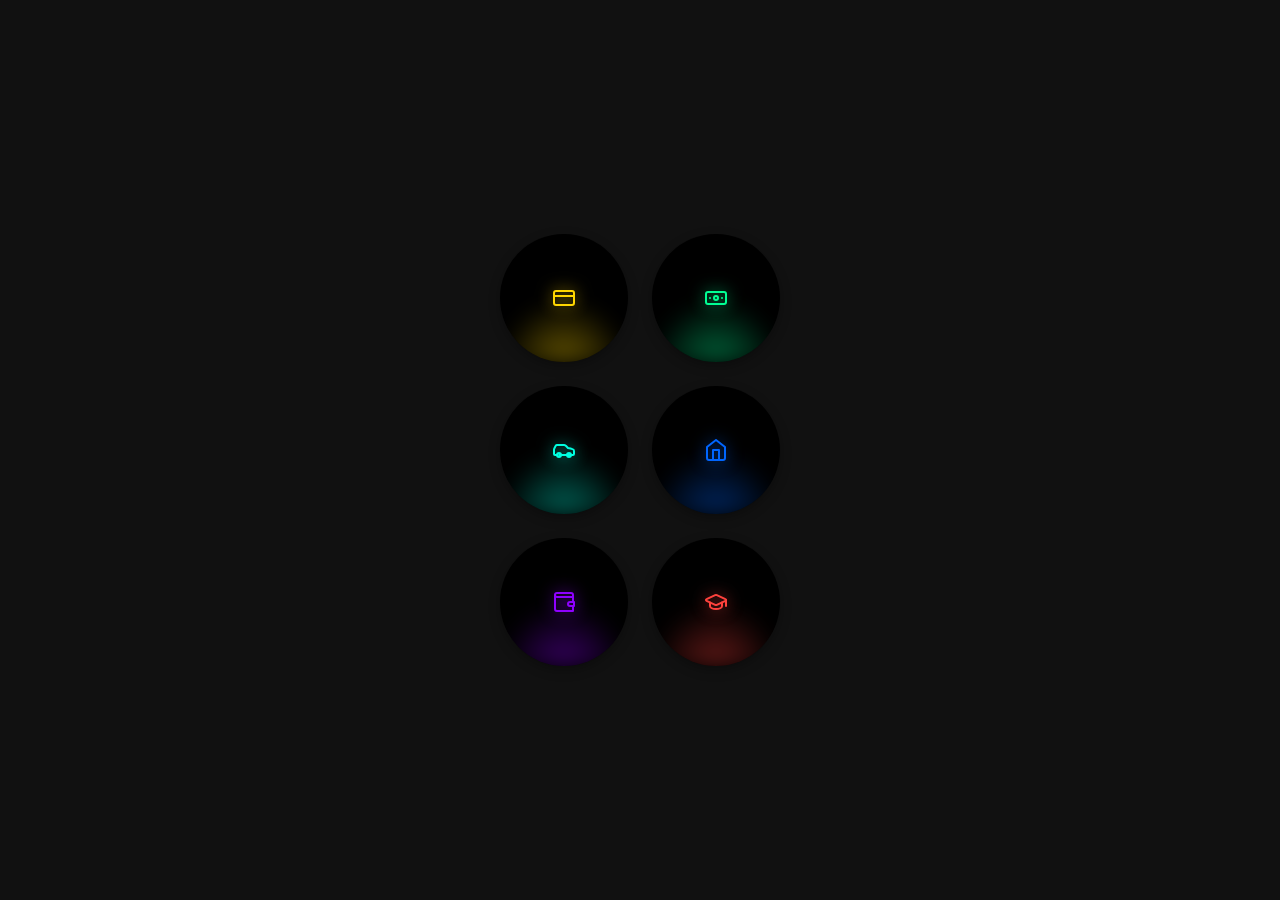
<file: html/actioncard/index.html>
<!DOCTYPE html>
<html lang="hu">
<head>
    <meta charset="UTF-8">
    <meta name="viewport" content="width=device-width, initial-scale=1.0">
    <title>Action Cards</title>
    <link rel="stylesheet" href="style.css">
</head>
<body>

<div class="action-cards-container">
    <!-- A kártyákat dinamikusan generáljuk a script.js-ben -->
</div>

<script>
// Akciók adatai - a React komponenshez hasonlóan
const actions = [
  { 
    icon: `<svg xmlns="http://www.w3.org/2000/svg" width="24" height="24" viewBox="0 0 24 24" fill="none" stroke="currentColor" stroke-width="2" stroke-linecap="round" stroke-linejoin="round" class="lucide lucide-credit-card"><rect width="20" height="14" x="2" y="5" rx="2"/><line x1="2" x2="22" y1="10" y2="10"/></svg>`, 
    color: '#FFD600',
    name: 'Cards',
    description: 'Manage credit cards and payments'
  },
  { 
    icon: `<svg xmlns="http://www.w3.org/2000/svg" width="24" height="24" viewBox="0 0 24 24" fill="none" stroke="currentColor" stroke-width="2" stroke-linecap="round" stroke-linejoin="round" class="lucide lucide-banknote"><rect width="20" height="12" x="2" y="6" rx="2"/><circle cx="12" cy="12" r="2"/><path d="M6 12h.01M18 12h.01"/></svg>`, 
    color: '#00FF94',
    name: 'Cash',
    description: 'Track your cash flow and expenses'
  },
  { 
    icon: `<svg xmlns="http://www.w3.org/2000/svg" width="24" height="24" viewBox="0 0 24 24" fill="none" stroke="currentColor" stroke-width="2" stroke-linecap="round" stroke-linejoin="round" class="lucide lucide-car"><path d="M19 17h2c.6 0 1-.4 1-1v-3c0-.9-.7-1.7-1.5-1.9C18.7 10.6 16 10 16 10s-1.3-1.4-2.2-2.3c-.5-.4-1.1-.7-1.8-.7H5c-.6 0-1.1.4-1.4.9l-1.4 2.9A3.7 3.7 0 0 0 2 12v4c0 .6.4 1 1 1h2"/><path d="M7 17h10"/><circle cx="7" cy="17" r="2"/><path d="M17 17h2"/><circle cx="17" cy="17" r="2"/></svg>`, 
    color: '#00FFE0',
    name: 'Auto',
    description: 'Vehicle loans and financing'
  },
  { 
    icon: `<svg xmlns="http://www.w3.org/2000/svg" width="24" height="24" viewBox="0 0 24 24" fill="none" stroke="currentColor" stroke-width="2" stroke-linecap="round" stroke-linejoin="round" class="lucide lucide-home"><path d="m3 9 9-7 9 7v11a2 2 0 0 1-2 2H5a2 2 0 0 1-2-2z"/><polyline points="9 22 9 12 15 12 15 22"/></svg>`, 
    color: '#0066FF',
    name: 'Home',
    description: 'Mortgage and property loans'
  },
  { 
    icon: `<svg xmlns="http://www.w3.org/2000/svg" width="24" height="24" viewBox="0 0 24 24" fill="none" stroke="currentColor" stroke-width="2" stroke-linecap="round" stroke-linejoin="round" class="lucide lucide-wallet"><path d="M21 12V7H5a2 2 0 0 1 0-4h14a2 2 0 0 1 2 2v4Z"/><path d="M3 5v14a2 2 0 0 0 2 2h16v-5"/><path d="M18 12a2 2 0 0 0 0 4h4v-4Z"/></svg>`, 
    color: '#8F00FF',
    name: 'Wallet',
    description: 'Digital payment solutions'
  },
  { 
    icon: `<svg xmlns="http://www.w3.org/2000/svg" width="24" height="24" viewBox="0 0 24 24" fill="none" stroke="currentColor" stroke-width="2" stroke-linecap="round" stroke-linejoin="round" class="lucide lucide-graduation-cap"><path d="M21.42 10.922a1 1 0 0 0-.019-1.838L12.83 5.18a2 2 0 0 0-1.66 0L2.6 9.084a1 1 0 0 0 0 1.838l8.57 3.908a2 2 0 0 0 1.66 0z"/><path d="M22 10v6"/><path d="M6 12.5V16a6 3 0 0 0 12 0v-3.5"/></svg>`, 
    color: '#FF423D',
    name: 'Learn',
    description: 'Financial education resources'
  }
];

document.addEventListener('DOMContentLoaded', () => {
    const container = document.querySelector('.action-cards-container');
    
    // Létrehozzuk a kártyákat dinamikusan
    actions.forEach((action, index) => {
        // Létrehozzuk a wrapper div-et
        const wrapper = document.createElement('div');
        wrapper.className = 'action-card-wrapper';
        
        // Létrehozzuk a gombot
        const button = document.createElement('button');
        button.className = 'action-button';
        button.style.setProperty('--action-color', action.color);
        
        // Hozzáadjuk a glow effekteket és az ikont
        button.innerHTML = `
            <div class="glow bottom-glow"></div>
            <div class="glow hover-glow"></div>
            <div class="icon-container">
                ${action.icon}
            </div>
            <div class="active-overlay"></div>
            <div class="pulse-effect"></div>
        `;
        
        // Eseménykezelők hozzáadása
        button.addEventListener('mouseenter', () => {
            button.classList.add('hovered');
        });

        button.addEventListener('mouseleave', () => {
            button.classList.remove('hovered');
            button.classList.remove('active');
        });

        button.addEventListener('mousedown', () => {
            button.classList.add('active');
        });

        button.addEventListener('mouseup', () => {
            button.classList.remove('active');
        });

        // Érintés események (mobilhoz)
        button.addEventListener('touchstart', (e) => {
            e.preventDefault();
            button.classList.add('hovered');
            button.classList.add('active');
        }, { passive: false });

        button.addEventListener('touchend', () => {
            setTimeout(() => {
                button.classList.remove('active');
                button.classList.remove('hovered');
            }, 150);
        });

        // Fókusz események (billentyűzet navigációhoz)
        button.addEventListener('focus', () => {
            button.classList.add('hovered');
        });

        button.addEventListener('blur', () => {
            button.classList.remove('hovered');
            button.classList.remove('active');
        });
        
        // Ha a leírást is meg akarjuk jeleníteni
        // const description = document.createElement('div');
        // description.className = 'action-description';
        // description.innerHTML = `
        //    <h3>${action.name}</h3>
        //    <p>${action.description}</p>
        // `;
        
        // Összerakjuk a teljes kártyát
        wrapper.appendChild(button);
        // wrapper.appendChild(description); // Ha a leírást is meg akarjuk jeleníteni
        
        // Hozzáadjuk a konténerhez
        container.appendChild(wrapper);
    });
});
</script>

</body>
</html>
</file>
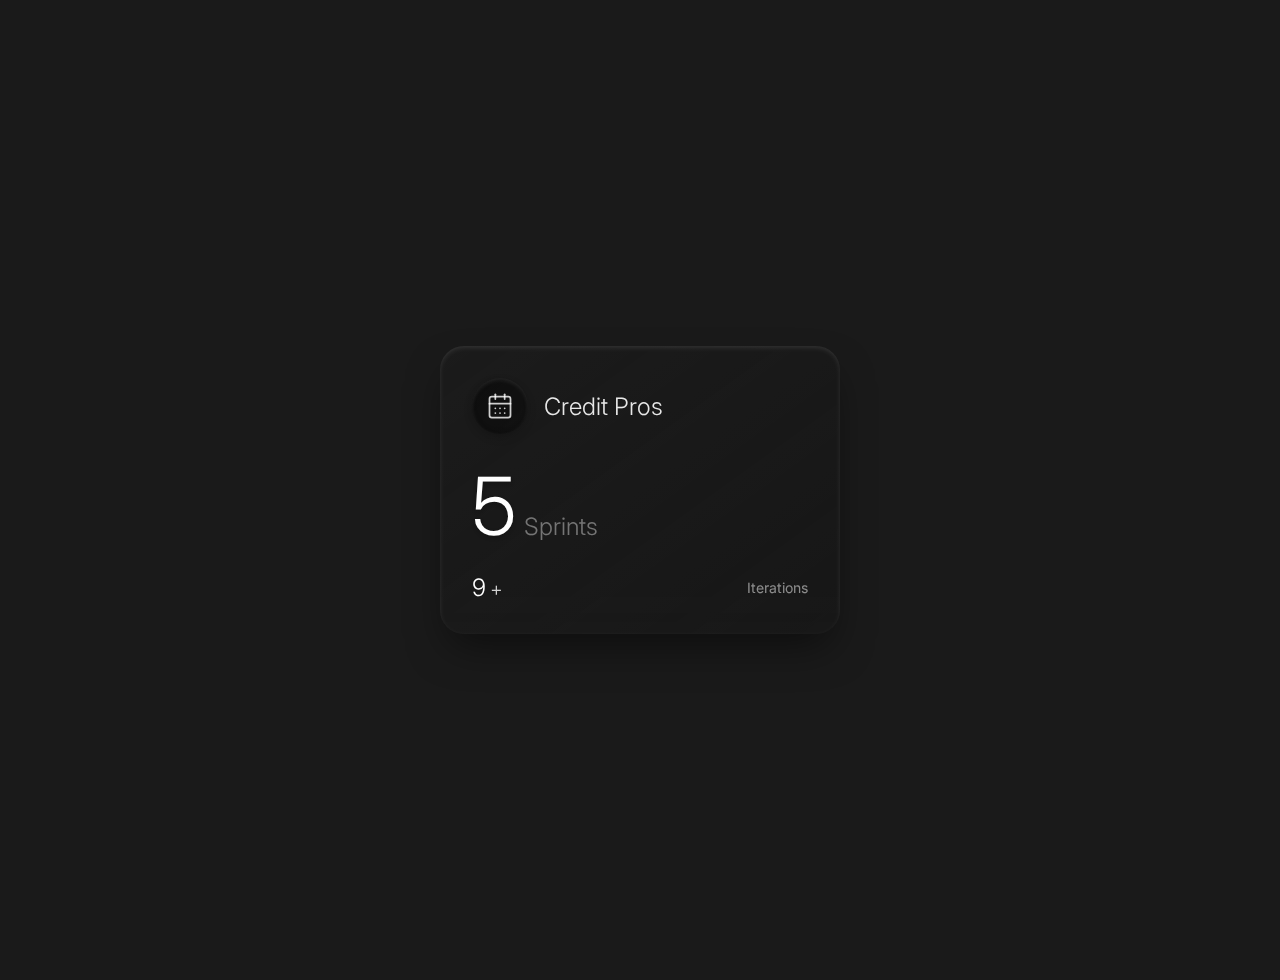
<file: html/creditpros/index.html>
<!DOCTYPE html>
<html lang="hu">
<head>
    <meta charset="UTF-8">
    <meta name="viewport" content="width=device-width, initial-scale=1.0">
    <title>Credit Pros Card</title>
    <link rel="stylesheet" href="style.css">
    <link rel="preconnect" href="https://fonts.googleapis.com">
    <link rel="preconnect" href="https://fonts.gstatic.com" crossorigin>
    <link href="https://fonts.googleapis.com/css2?family=Inter:wght@300;400&display=swap" rel="stylesheet">
</head>
<body>

    <div class="card">
        <!-- Átlátszó gradient overlay -->
        <div class="gradient-overlay"></div>

        <div class="card-content">
            <!-- Fejléc: Ikon + Cím -->
            <div class="header-section">
                <div class="icon-container">
                    <!-- CalendarDays ikon (SVG helyettesítő) -->
                    <svg xmlns="http://www.w3.org/2000/svg" width="28" height="28" viewBox="0 0 24 24" fill="none" stroke="currentColor" stroke-width="2" stroke-linecap="round" stroke-linejoin="round" class="lucide lucide-calendar-days icon">
                        <rect width="18" height="18" x="3" y="4" rx="2" ry="2"/>
                        <line x1="16" x2="16" y1="2" y2="6"/>
                        <line x1="8" x2="8" y1="2" y2="6"/>
                        <line x1="3" x2="21" y1="10" y2="10"/>
                        <path d="M8 14h.01"/>
                        <path d="M12 14h.01"/>
                        <path d="M16 14h.01"/>
                        <path d="M8 18h.01"/>
                        <path d="M12 18h.01"/>
                        <path d="M16 18h.01"/>
                    </svg>
                </div>
                <div class="title-container">
                    <h2>Credit Pros</h2>
                </div>
            </div>

            <!-- Fő tartalom: Sprints és Iterations -->
            <div class="main-content">
                <!-- Sprints -->
                <div class="sprints-section">
                    <div class="large-number">5</div>
                    <div class="sprints-label">Sprints</div>
                </div>

                <!-- Iterations -->
                <div class="iterations-section">
                     <div class="iterations-inner">
                        <div class="iterations-value">
                            9<span class="plus-sign">+</span>
                        </div>
                        <div class="iterations-label">Iterations</div>
                    </div>
                </div>
            </div>
        </div>
    </div>

</body>
</html>
</file>
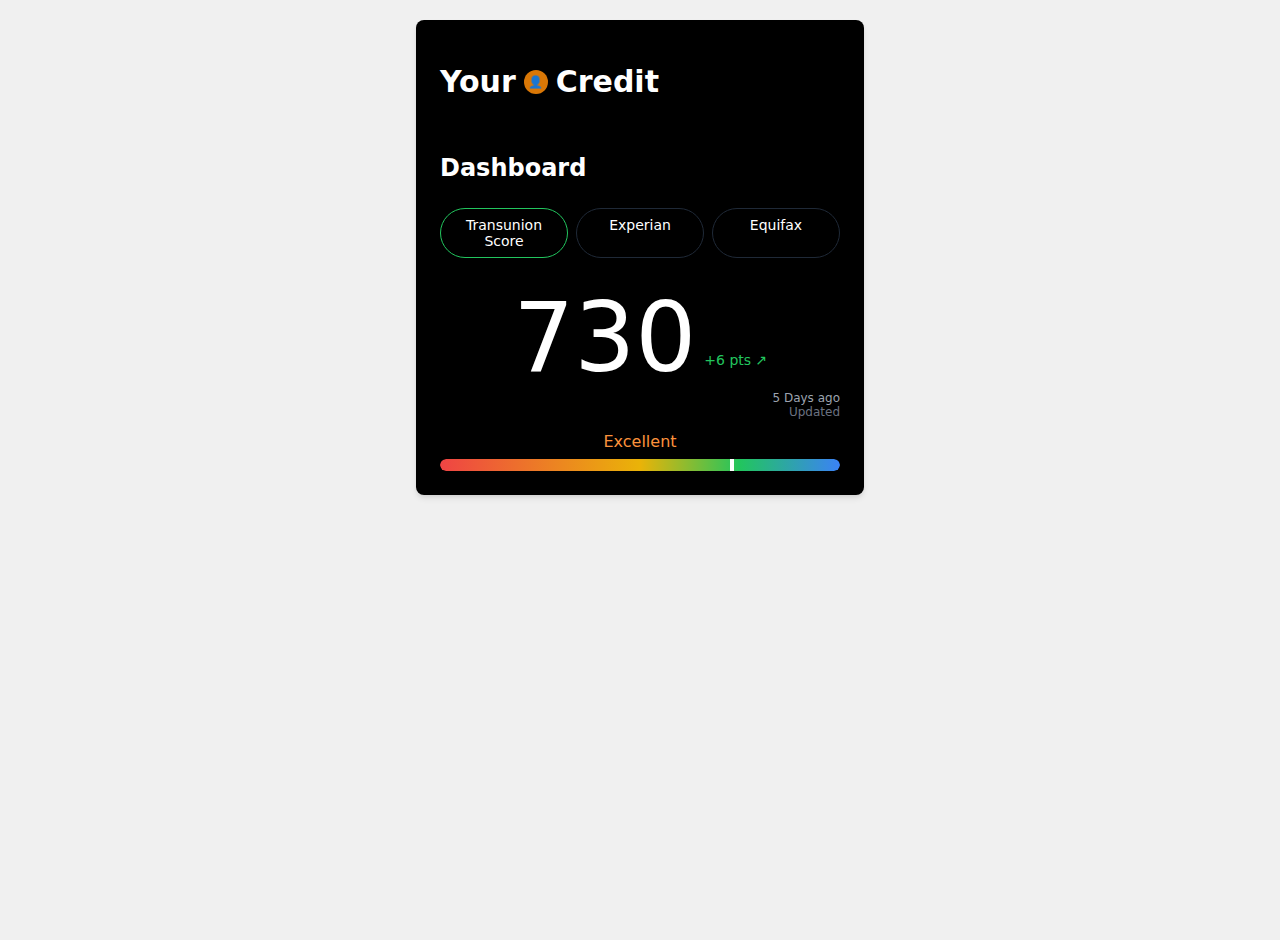
<file: html/CreditScore/index.html>
<!DOCTYPE html>
<html lang="hu">
<head>
    <meta charset="UTF-8">
    <meta name="viewport" content="width=device-width, initial-scale=1.0">
    <title>Credit Score Dashboard</title>
    <style>
        /* Base styles and Tailwind approximations */
        body {
            font-family: system-ui, -apple-system, BlinkMacSystemFont, 'Segoe UI', Roboto, sans-serif;
            background-color: #f0f0f0;
            margin: 0;
            padding: 20px;
            display: flex;
            justify-content: center;
            align-items: flex-start;
            min-height: 100vh;
        }

        .card {
            background-color: black;
            color: white;
            width: 100%;
            max-width: 28rem;
            margin-left: auto;
            margin-right: auto;
            border-radius: 0.5rem;
            overflow: hidden;
            box-shadow: 0 4px 6px -1px rgba(0, 0, 0, 0.1), 0 2px 4px -1px rgba(0, 0, 0, 0.06);
        }

        .card-content {
            padding: 1.5rem;
        }

        /* Flexbox helper classes */
        .flex { display: flex; }
        .items-center { align-items: center; }
        .items-end { align-items: flex-end; }
        .justify-center { justify-content: center; }
        .justify-end { justify-content: flex-end; }
        .flex-1 { flex: 1 1 0%; }
        .gap-2 { gap: 0.5rem; }

        /* Margin and Padding helper classes */
        .mb-1 { margin-bottom: 0.25rem; }
        .mb-2 { margin-bottom: 0.5rem; }
        .mb-4 { margin-bottom: 1rem; }
        .mb-6 { margin-bottom: 1.5rem; }
        .mb-8 { margin-bottom: 2rem; }
        .ml-1 { margin-left: 0.25rem; }
        .ml-2 { margin-left: 0.5rem; }
        .mx-2 { margin-left: 0.5rem; margin-right: 0.5rem; }
        .mt-n1 { margin-top: -0.25rem; }
        .px-4 { padding-left: 1rem; padding-right: 1rem; }
        .py-2 { padding-top: 0.5rem; padding-bottom: 0.5rem; }

        /* Typography */
        .text-xs { font-size: 0.75rem; line-height: 1rem; }
        .text-sm { font-size: 0.875rem; line-height: 1.25rem; }
        .text-2xl { font-size: 1.5rem; line-height: 2rem; }
        .text-3xl { font-size: 1.875rem; line-height: 2.25rem; }
        .text-8xl { font-size: 6rem; line-height: 1; }
        .font-bold { font-weight: 700; }
        .font-light { font-weight: 300; }

        /* Colors */
        .text-green-500 { color: #22c55e; }
        .text-red-400 { color: #f87171; }
        .text-gray-400 { color: #9ca3af; }
        .text-gray-500 { color: #6b7280; }
        .bg-yellow-600 { background-color: #d97706; }
        .bg-black { background-color: black; }
        .border-green-500 { border-color: #22c55e; }
        .border-gray-800 { border-color: #1f2937; }

        /* Other */
        .w-6 { width: 1.5rem; }
        .h-6 { height: 1.5rem; }
        .w-full { width: 100%; }
        .rounded-full { border-radius: 9999px; }
        .overflow-hidden { overflow: hidden; }
        .text-center { text-align: center; }
        .border { border-width: 1px; border-style: solid; }

        /* Header icon */
        .header-icon {
            width: 1.5rem;
            height: 1.5rem;
            margin-left: 0.5rem;
            margin-right: 0.5rem;
            border-radius: 9999px;
            background-color: #d97706;
            display: flex;
            align-items: center;
            justify-content: center;
            overflow: hidden;
        }
        .header-icon span {
            font-size: 0.75rem;
            line-height: 1rem;
            color: white;
        }

        /* Buttons/Tabs */
        .score-button {
            border-width: 1px;
            border-style: solid;
            border-radius: 9999px;
            padding: 0.5rem 1rem;
            font-size: 0.875rem;
            flex: 1 1 0%;
            text-align: center;
            background-color: black;
            cursor: pointer;
            transition: background-color 0.2s, border-color 0.2s;
        }
        .score-button:hover {
             opacity: 0.8;
        }
        .score-button.active {
            border-color: #22c55e;
        }
        .score-button.inactive {
            border-color: #1f2937;
        }

        /* Progress Bar */
        .progress-bar-container {
            position: relative;
            height: 0.75rem;
            width: 100%;
            border-radius: 9999px;
            overflow: hidden;
        }
        
        .progress-bar {
            height: 100%;
            width: 100%;
            background: linear-gradient(to right, #ef4444 0%, #eab308 50%, #22c55e 75%, #3b82f6 100%);
            border-radius: 9999px;
        }
        
        .progress-indicator {
            position: absolute;
            top: 0;
            left: calc(73% - 2px);
            width: 0.25rem;
            height: 0.75rem;
            background-color: white;
        }

        /* Modifications based on the image */
        .excellent-label {
            color: #fb923c; /* More orange-like from the image */
            font-weight: 300;
            font-size: 1rem;
            margin-bottom: 0.5rem;
        }
        
        .score-value {
            font-size: 6rem;
            font-weight: 200; /* Lighter font weight from the image */
            line-height: 1;
        }
        
        .update-container {
            display: flex;
            flex-direction: column;
            align-items: flex-end;
            margin-bottom: 0.75rem;
        }
    </style>
</head>
<body>

    <div class="card">
        <div class="card-content">
            <!-- Header -->
            <div class="flex items-center mb-8">
                <h1 class="text-3xl font-bold">Your</h1>
                <div class="header-icon">
                    <span>👤</span>
                </div>
                <h1 class="text-3xl font-bold">Credit</h1>
            </div>

            <!-- Title -->
            <h2 class="text-2xl mb-6">Dashboard</h2>

            <!-- Buttons/Tabs -->
            <div class="flex gap-2 mb-8">
                <div class="score-button active">
                    Transunion Score
                </div>
                <div class="score-button inactive">
                    Experian
                </div>
                <div class="score-button inactive">
                    Equifax
                </div>
            </div>

            <!-- Score and details -->
            <div class="text-center">
                <!-- Score and change -->
                <div class="flex items-end justify-center mb-1">
                    <span class="score-value">730</span>
                    <div class="flex items-center ml-2 mb-4 text-sm">
                        <span class="text-green-500">+6 pts</span>
                        <span class="text-green-500 ml-1">↗</span>
                    </div>
                </div>

                <!-- Update date -->
                <div class="update-container">
                    <div class="text-xs text-gray-400">
                        <span>5 Days ago</span>
                    </div>
                    <div class="text-xs text-gray-500" style="margin-top: -2px;">
                        <span>Updated</span>
                    </div>
                </div>

                <!-- Rating -->
                <div class="excellent-label mb-2">Excellent</div>

                <!-- Progress Bar -->
                <div class="progress-bar-container">
                    <div class="progress-bar"></div>
                    <div class="progress-indicator"></div>
                </div>
            </div>
        </div>
    </div>

</body>
</html>
</file>
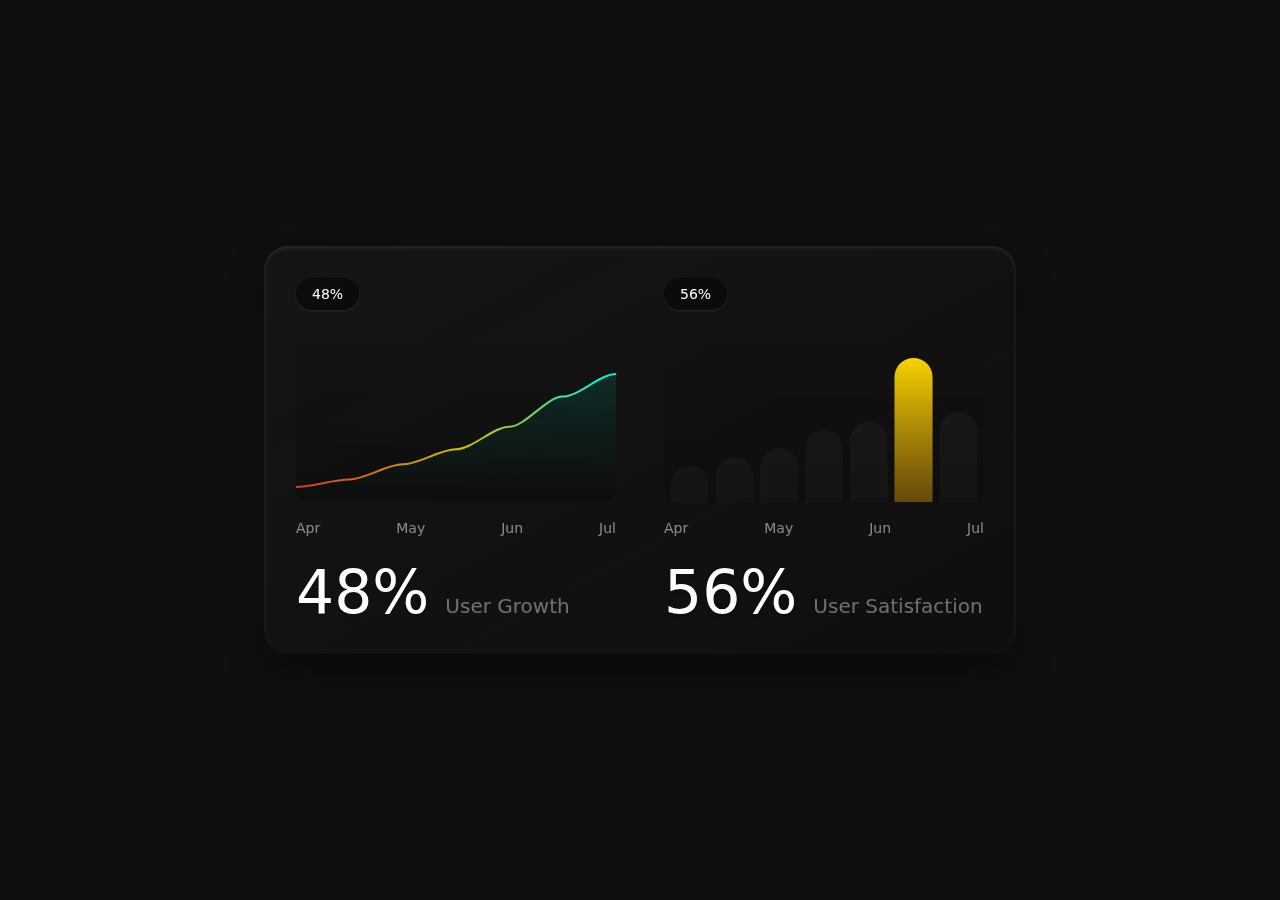
<file: html/GrowthCharts/index.html>
<!DOCTYPE html>
<html lang="hu">
<head>
    <meta charset="UTF-8">
    <meta name="viewport" content="width=device-width, initial-scale=1.0">
    <title>Growth Charts - HTML Verzió</title>
    <style>
        /* Alap stílusok és Tailwind 'reset' jellegű beállítások */
        *, ::before, ::after {
            box-sizing: border-box;
            border-width: 0;
            border-style: solid;
            border-color: currentColor;
        }

        body {
            margin: 0;
            font-family: system-ui, -apple-system, BlinkMacSystemFont, 'Segoe UI', Roboto, Oxygen, Ubuntu, Cantarell, 'Open Sans', 'Helvetica Neue', sans-serif;
            background-color: #0f0f0f; /* Sötétebb háttér mint a képen */
            padding: 2rem;
            min-height: 100vh;
            display: flex;
            justify-content: center;
            align-items: center;
        }

        /* Tailwind osztályok megfelelői */
        .relative { position: relative; }
        .absolute { position: absolute; }
        .inset-0 { top: 0; right: 0; bottom: 0; left: 0; }

        .bg-gradient-to-br { background-image: linear-gradient(to bottom right, var(--tw-gradient-stops)); }
        .from-black\/30 { --tw-gradient-from: rgba(0, 0, 0, 0.3); --tw-gradient-stops: var(--tw-gradient-from), var(--tw-gradient-to, rgba(0, 0, 0, 0)); }
        .to-black\/10 { --tw-gradient-to: rgba(0, 0, 0, 0.1); }

        .backdrop-blur-xl {
            --tw-backdrop-blur: blur(24px);
            backdrop-filter: var(--tw-backdrop-blur);
        }
        @supports (backdrop-filter: blur(24px)) {
            .backdrop-blur-xl { backdrop-filter: blur(24px); }
        }

        .border-0 { border-width: 0px; }
        .rounded-3xl { border-radius: 1.5rem; }
        .overflow-hidden { overflow: hidden; }

        .from-white\/\[0\.04\] { --tw-gradient-from: rgba(255, 255, 255, 0.04); --tw-gradient-stops: var(--tw-gradient-from), var(--tw-gradient-to, rgba(255, 255, 255, 0)); }
        .to-transparent { --tw-gradient-to: transparent; }

        .p-8 { padding: 2rem; }
        .grid { display: grid; }
        .grid-cols-2 { grid-template-columns: repeat(2, minmax(0, 1fr)); }
        .gap-12 { gap: 3rem; }

        .flex { display: flex; }
        .flex-col { flex-direction: column; }
        .items-baseline { align-items: baseline; }
        .justify-between { justify-content: space-between; }

        .bg-black\/40 { background-color: rgba(0, 0, 0, 0.4); }
        .text-white { color: rgb(255 255 255); }
        .px-4 { padding-left: 1rem; padding-right: 1rem; }
        .py-1\.5 { padding-top: 0.375rem; padding-bottom: 0.375rem; }
        .rounded-full { border-radius: 9999px; }
        .text-sm { font-size: 0.875rem; line-height: 1.25rem; }
        .inline-self-start { align-self: flex-start; }
        .mb-8 { margin-bottom: 2rem; }

        .h-40 { height: 10rem; }
        .w-full { width: 100%; }

        .bg-gradient-to-t { background-image: linear-gradient(to top, var(--tw-gradient-stops)); }
        .from-black\/20 { --tw-gradient-from: rgba(0, 0, 0, 0.2); --tw-gradient-stops: var(--tw-gradient-from), var(--tw-gradient-to, rgba(0, 0, 0, 0)); }
        .rounded-xl { border-radius: 0.75rem; }

        .mt-4 { margin-top: 1rem; }
        .text-white\/50 { color: rgba(255, 255, 255, 0.5); }

        .mt-6 { margin-top: 1.5rem; }
        .text-6xl { font-size: 3.75rem; line-height: 1; }
        .font-light { font-weight: 300; }
        .text-white\/40 { color: rgba(255, 255, 255, 0.4); }
        .ml-4 { margin-left: 1rem; }
        .text-xl { font-size: 1.25rem; line-height: 1.75rem; }

        /* Egyedi módosítások a kártya stílusához a kép alapján */
        .card {
            max-width: 900px;
            margin: 0 auto;
            background-color: rgba(18, 18, 18, 0.8);
        }
    </style>
</head>
<body>

<div
    class="card relative bg-gradient-to-br from-black/30 to-black/10 backdrop-blur-xl border-0 rounded-3xl overflow-hidden"
    style="box-shadow: inset 0 2px 4px rgba(255, 255, 255, 0.1), 0 20px 40px -10px rgba(0, 0, 0, 0.5);"
>
    <div class="absolute inset-0 bg-gradient-to-br from-white/[0.04] to-transparent"></div>
    <div class="card-content relative p-8">
        <div class="grid grid-cols-2 gap-12">
            <!-- Első oszlop: User Growth -->
            <div class="flex flex-col">
                <div
                  class="bg-black/40 text-white px-4 py-1.5 rounded-full text-sm inline-self-start mb-8"
                  style="box-shadow: inset 0 1px 2px rgba(0, 0, 0, 0.2), 0 1px 2px rgba(255, 255, 255, 0.1);"
                >
                  48%
                </div>

                <div class="h-40 relative">
                    <div class="absolute inset-0 bg-gradient-to-t from-black/20 to-transparent rounded-xl"></div>
                    <canvas id="areaChart" class="w-full h-40"></canvas>
                </div>

                <div class="flex justify-between mt-4 text-sm text-white/50">
                  <span>Apr</span>
                  <span>May</span>
                  <span>Jun</span>
                  <span>Jul</span>
                </div>

                <div class="flex items-baseline mt-6">
                  <div
                    class="text-6xl font-light text-white"
                    style="text-shadow: 0 2px 4px rgba(0,0,0,0.2);"
                  >48%</div>
                  <div class="text-xl text-white/40 ml-4">User Growth</div>
                </div>
            </div>

            <!-- Második oszlop: User Satisfaction -->
            <div class="flex flex-col">
                <div
                  class="bg-black/40 text-white px-4 py-1.5 rounded-full text-sm inline-self-start mb-8"
                  style="box-shadow: inset 0 1px 2px rgba(0, 0, 0, 0.2), 0 1px 2px rgba(255, 255, 255, 0.1);"
                >
                  56%
                </div>

                <div class="h-40 relative">
                    <div class="absolute inset-0 bg-gradient-to-t from-black/20 to-transparent rounded-xl"></div>
                    <canvas id="barChart" class="w-full h-40"></canvas>
                </div>

                <div class="flex justify-between mt-4 text-sm text-white/50">
                  <span>Apr</span>
                  <span>May</span>
                  <span>Jun</span>
                  <span>Jul</span>
                </div>

                <div class="flex items-baseline mt-6">
                  <div
                    class="text-6xl font-light text-white"
                    style="text-shadow: 0 2px 4px rgba(0,0,0,0.2);"
                  >56%</div>
                  <div class="text-xl text-white/40 ml-4">User Satisfaction</div>
                </div>
            </div>
        </div>
    </div>
</div>

<script>
    // AreaChart implementáció
    function drawAreaChart() {
        const canvas = document.getElementById('areaChart');
        if (!canvas) return;
        
        const ctx = canvas.getContext('2d');
        if (!ctx) return;
        
        // Set canvas size with higher pixel density
        const dpr = window.devicePixelRatio || 1;
        const rect = canvas.getBoundingClientRect();
        canvas.width = rect.width * dpr;
        canvas.height = rect.height * dpr;
        ctx.scale(dpr, dpr);
        
        // Clear canvas
        ctx.clearRect(0, 0, rect.width, rect.height);
        
        // Data from React component
        const data = [10, 15, 25, 35, 50, 70, 85];
        const smoothing = 0.3;
        const showDots = false;
        
        if (data.length < 2) return;
        
        // Normalize data to fit canvas
        const maxValue = Math.max(...data);
        const normalizedData = data.map(value => 1 - (value / maxValue) * 0.8);
        
        // Draw path
        const pointSpacing = rect.width / (data.length - 1);
        
        // Create bezier curves
        ctx.beginPath();
        ctx.moveTo(0, normalizedData[0] * rect.height);
        
        for (let i = 0; i < normalizedData.length - 1; i++) {
            const x1 = i * pointSpacing;
            const y1 = normalizedData[i] * rect.height;
            const x2 = (i + 1) * pointSpacing;
            const y2 = normalizedData[i + 1] * rect.height;
            
            const cpx1 = x1 + (x2 - x1) * smoothing;
            const cpy1 = y1;
            const cpx2 = x2 - (x2 - x1) * smoothing;
            const cpy2 = y2;
            
            ctx.bezierCurveTo(cpx1, cpy1, cpx2, cpy2, x2, y2);
        }
        
        // Create the line stroke with gradient matching the image
        const strokeGradient = ctx.createLinearGradient(0, 0, rect.width, 0);
        strokeGradient.addColorStop(0, '#FF423D');
        strokeGradient.addColorStop(0.5, '#FFD600');
        strokeGradient.addColorStop(1, '#00FFE0');
        
        ctx.strokeStyle = strokeGradient;
        ctx.lineWidth = 2;
        ctx.stroke();
        
        // Create the fill gradient
        ctx.lineTo(rect.width, rect.height);
        ctx.lineTo(0, rect.height);
        ctx.closePath();
        
        // Create fill gradient - subtle gradient to match image
        const fillGradient = ctx.createLinearGradient(rect.width / 2, 0, rect.width / 2, rect.height);
        fillGradient.addColorStop(0, 'rgba(0, 255, 224, 0.15)');
        fillGradient.addColorStop(1, 'rgba(0, 255, 224, 0)');
        
        ctx.fillStyle = fillGradient;
        ctx.fill();
        
        // Draw dots if needed
        if (showDots) {
            for (let i = 0; i < normalizedData.length; i++) {
                const x = i * pointSpacing;
                const y = normalizedData[i] * rect.height;
                
                // Draw outer glow
                const gradient = ctx.createRadialGradient(x, y, 0, x, y, 6);
                gradient.addColorStop(0, 'rgba(0, 255, 224, 0.7)');
                gradient.addColorStop(1, 'rgba(0, 255, 224, 0)');
                
                ctx.fillStyle = gradient;
                ctx.beginPath();
                ctx.arc(x, y, 6, 0, Math.PI * 2);
                ctx.fill();
                
                // Draw inner dot
                ctx.fillStyle = '#00FFE0';
                ctx.beginPath();
                ctx.arc(x, y, 3, 0, Math.PI * 2);
                ctx.fill();
            }
        }
    }

    // BarChart implementáció
    function drawBarChart() {
        const canvas = document.getElementById('barChart');
        if (!canvas) return;
        
        const ctx = canvas.getContext('2d');
        if (!ctx) return;
        
        // Set canvas size with higher pixel density
        const dpr = window.devicePixelRatio || 1;
        const rect = canvas.getBoundingClientRect();
        canvas.width = rect.width * dpr;
        canvas.height = rect.height * dpr;
        ctx.scale(dpr, dpr);
        
        // Clear canvas
        ctx.clearRect(0, 0, rect.width, rect.height);
        
        // Data from React component
        const data = [20, 25, 30, 40, 45, 80, 50];
        const spacing = 1.2;
        
        // Colors matching the image
        const barColors = [
            '#1a1a1a', '#1a1a1a', '#1a1a1a', '#1a1a1a', '#1a1a1a', 
            'gradient', // We'll handle the gold gradient separately
            '#1a1a1a'
        ];
        
        if (data.length === 0) return;
        
        // Normalize data to fit canvas
        const maxValue = Math.max(...data);
        const normalizedData = data.map(value => (value / maxValue) * 0.9);
        
        // Calculate bar width
        const barWidth = rect.width / data.length / spacing;
        const barSpacing = (rect.width - barWidth * data.length) / (data.length + 1);
        
        // Draw bars
        for (let i = 0; i < normalizedData.length; i++) {
            const height = normalizedData[i] * rect.height;
            const x = barSpacing + i * (barWidth + barSpacing);
            const y = rect.height - height;
            
            let barColor = barColors[i] || '#1a1a1a';
            
            // Draw bar
            if (barColor === 'gradient') {
                // Gold gradient for highlighted bar
                const gradient = ctx.createLinearGradient(x, y, x, rect.height);
                gradient.addColorStop(0, '#ffd700'); // Top: bright gold
                gradient.addColorStop(1, '#805b10'); // Bottom: darker gold
                ctx.fillStyle = gradient;
            } else {
                ctx.fillStyle = barColor;
            }
            
            // Draw rounded top rect
            const radius = barWidth / 2;
            ctx.beginPath();
            ctx.moveTo(x, y + radius);
            ctx.lineTo(x, rect.height);
            ctx.lineTo(x + barWidth, rect.height);
            ctx.lineTo(x + barWidth, y + radius);
            ctx.arc(x + barWidth / 2, y + radius, radius, 0, Math.PI, true);
            ctx.closePath();
            ctx.fill();
        }
    }

    // Inicializálás és átméretezés kezelése
    function initCharts() {
        drawAreaChart();
        drawBarChart();
    }

    // Betöltéskor futtatja
    window.addEventListener('load', initCharts);
    
    // Átméretezéskor újrarajzolja a diagramokat
    window.addEventListener('resize', initCharts);
</script>

</body>
</html>
</file>
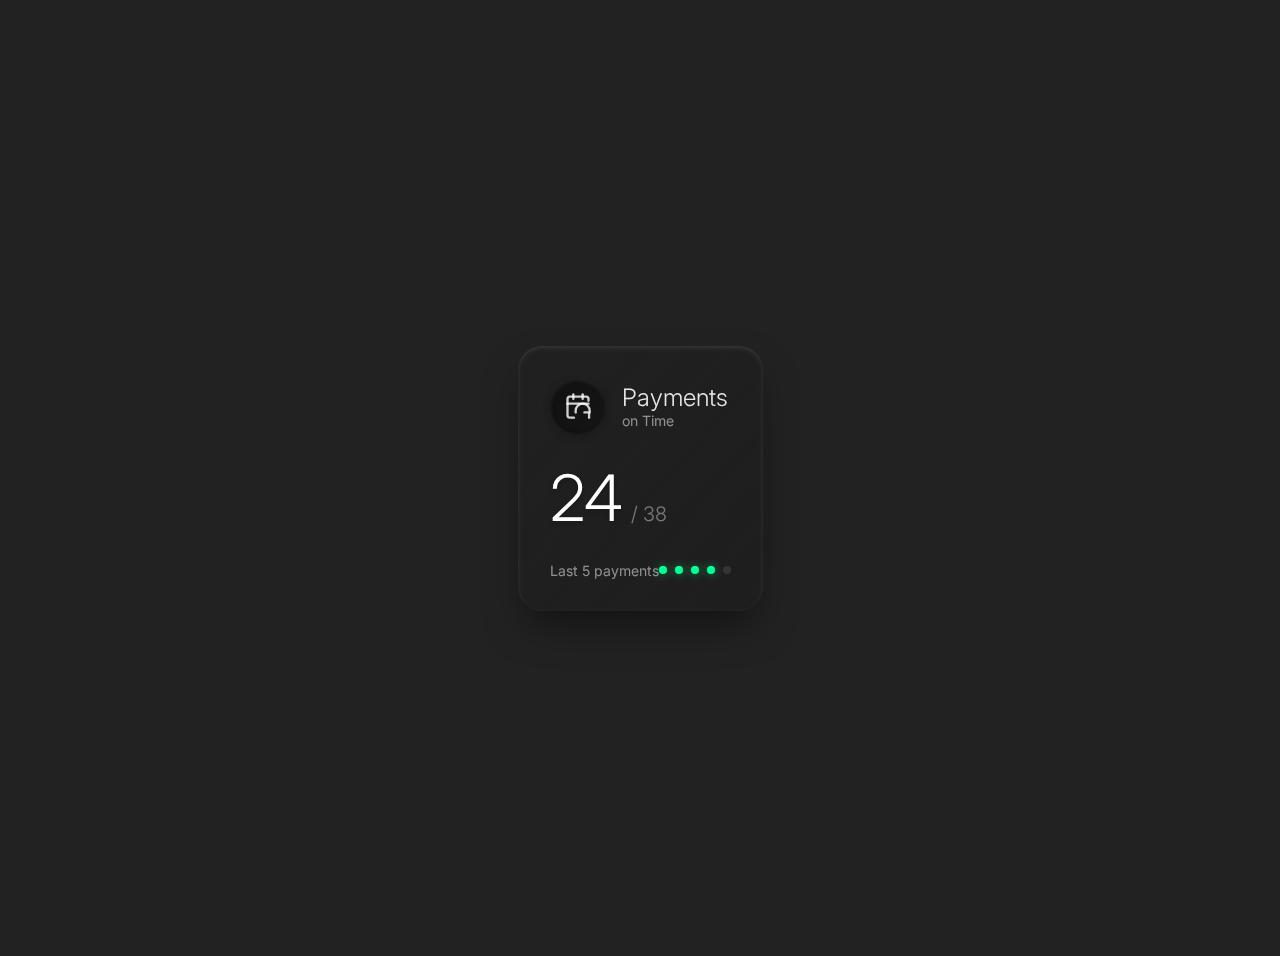
<file: html/paymanttracker/index.html>
<!DOCTYPE html>
<html lang="en">
<head>
    <meta charset="UTF-8">
    <meta name="viewport" content="width=device-width, initial-scale=1.0">
    <title>Payment Tracker</title>
    <link rel="stylesheet" href="style.css">
    <link rel="preconnect" href="https://fonts.googleapis.com">
    <link rel="preconnect" href="https://fonts.gstatic.com" crossorigin>
    <link href="https://fonts.googleapis.com/css2?family=Inter:wght@300;400&display=swap" rel="stylesheet">
</head>
<body>

    <div class="payment-tracker-card">
        <div class="card-overlay"></div>
        <div class="card-content">
            <div class="header">
                <div class="icon-wrapper">
                    <!-- Lucide CalendarClock SVG -->
                    <svg xmlns="http://www.w3.org/2000/svg" width="28" height="28" viewBox="0 0 24 24" fill="none" stroke="currentColor" stroke-width="2" stroke-linecap="round" stroke-linejoin="round" class="icon">
                        <path d="M21 7.5V6a2 2 0 0 0-2-2H5a2 2 0 0 0-2 2v14a2 2 0 0 0 2 2h3.5"/>
                        <path d="M16 2v4"/>
                        <path d="M8 2v4"/>
                        <path d="M3 10h18"/>
                        <path d="M17.5 17.5h4V22"/>
                        <path d="M22 17.5V16a6 6 0 0 0-12 0v1.5"/>
                    </svg>
                </div>
                <div class="header-text">
                    <h2>Payments</h2>
                    <p>on Time</p>
                </div>
            </div>

            <div class="stats">
                <div class="stats-numbers">
                    <div class="large-number">24</div>
                    <div class="total-number">/ 38</div>
                </div>

                <div class="footer">
                    <div class="footer-text">Last 5 payments</div>
                    <div class="dots-container">
                        <div class="dot dot-active"></div>
                        <div class="dot dot-active"></div>
                        <div class="dot dot-active"></div>
                        <div class="dot dot-active"></div>
                        <div class="dot dot-inactive"></div>
                    </div>
                </div>
            </div>
        </div>
    </div>

</body>
</html>
</file>
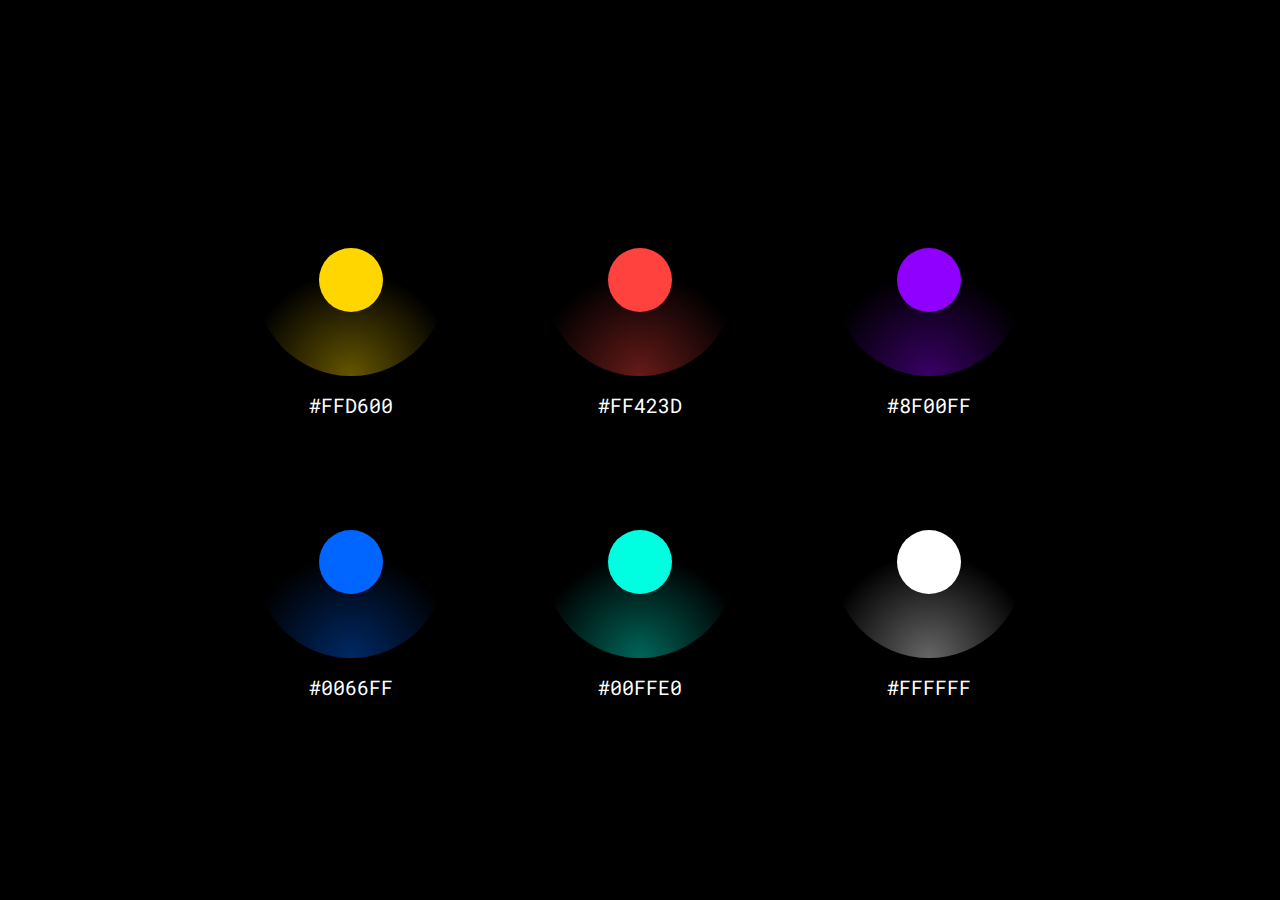
<file: html/PerformanceMetrics/index.html>
<!DOCTYPE html>
<html lang="en">
<head>
    <meta charset="UTF-8">
    <meta name="viewport" content="width=device-width, initial-scale=1.0">
    <title>Performance Metrics</title>
    <link rel="stylesheet" href="style.css">
    <link rel="preconnect" href="https://fonts.googleapis.com">
    <link rel="preconnect" href="https://fonts.gstatic.com" crossorigin>
    <link href="https://fonts.googleapis.com/css2?family=Roboto+Mono:wght@400&display=swap" rel="stylesheet">
</head>
<body>

    <div class="performance-metrics">
        <div class="grid-container">

            <!-- Yellow -->
            <div class="color-item">
                <div class="circle-container">
                    <button class="color-button" data-color="#FFD600">
                        <div class="glow-effect bottom-glow"></div>
                        <div class="hover-glow"></div>
                        <div class="pulse-animation"></div>
                        <div class="press-effect"></div>
                        <div class="solid-circle"></div>
                    </button>
                    <span class="color-label">#FFD600</span>
                </div>
            </div>

            <!-- Red -->
            <div class="color-item">
                <div class="circle-container">
                    <button class="color-button" data-color="#FF423D">
                        <div class="glow-effect bottom-glow"></div>
                        <div class="hover-glow"></div>
                        <div class="pulse-animation"></div>
                        <div class="press-effect"></div>
                        <div class="solid-circle"></div>
                    </button>
                    <span class="color-label">#FF423D</span>
                </div>
            </div>

            <!-- Purple -->
            <div class="color-item">
                <div class="circle-container">
                    <button class="color-button" data-color="#8F00FF">
                        <div class="glow-effect bottom-glow"></div>
                        <div class="hover-glow"></div>
                        <div class="pulse-animation"></div>
                        <div class="press-effect"></div>
                        <div class="solid-circle"></div>
                    </button>
                    <span class="color-label">#8F00FF</span>
                </div>
            </div>

            <!-- Blue -->
            <div class="color-item">
                <div class="circle-container">
                    <button class="color-button" data-color="#0066FF">
                        <div class="glow-effect bottom-glow"></div>
                        <div class="hover-glow"></div>
                        <div class="pulse-animation"></div>
                        <div class="press-effect"></div>
                        <div class="solid-circle"></div>
                    </button>
                    <span class="color-label">#0066FF</span>
                </div>
            </div>

            <!-- Cyan -->
            <div class="color-item">
                <div class="circle-container">
                    <button class="color-button" data-color="#00FFE0">
                        <div class="glow-effect bottom-glow"></div>
                        <div class="hover-glow"></div>
                        <div class="pulse-animation"></div>
                        <div class="press-effect"></div>
                        <div class="solid-circle"></div>
                    </button>
                    <span class="color-label">#00FFE0</span>
                </div>
            </div>

            <!-- White -->
            <div class="color-item">
                <div class="circle-container">
                    <button class="color-button" data-color="#FFFFFF">
                        <div class="glow-effect bottom-glow"></div>
                        <div class="hover-glow"></div>
                        <div class="pulse-animation"></div>
                        <div class="press-effect"></div>
                        <div class="solid-circle"></div>
                    </button>
                    <span class="color-label">#FFFFFF</span>
                </div>
            </div>

        </div>
    </div>

    <script src="script.js"></script>
</body>
</html>
</file>
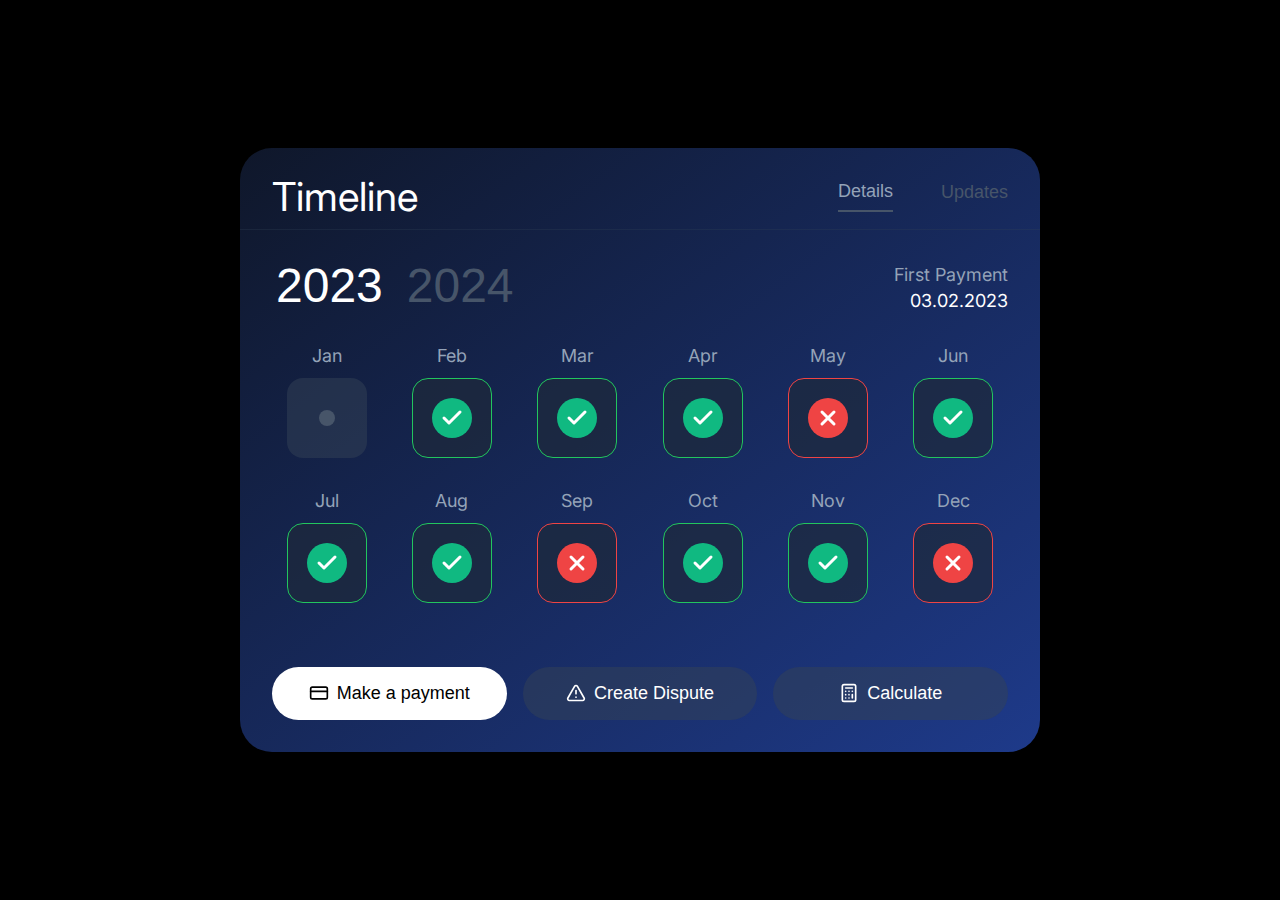
<file: html/timeline/index.html>
<!DOCTYPE html>
<html lang="en">
<head>
    <meta charset="UTF-8">
    <meta name="viewport" content="width=device-width, initial-scale=1.0">
    <title>Timeline</title>
    <link rel="stylesheet" href="style.css">
    <link rel="preconnect" href="https://fonts.googleapis.com">
    <link rel="preconnect" href="https://fonts.gstatic.com" crossorigin>
    <link href="https://fonts.googleapis.com/css2?family=Inter:wght@400;500&display=swap" rel="stylesheet">
</head>
<body>

    <div class="card timeline-card">
        <!-- Card Header -->
        <div class="card-header">
            <h2 class="timeline-title">Timeline</h2>
            <div class="header-tabs">
                <button class="header-tab active">Details</button>
                <button class="header-tab">Updates</button>
            </div>
        </div>

        <!-- Card Content -->
        <div class="card-content">
            <!-- Tabs Component Simulation -->
            <div class="tabs-container">
                <div class="tabs-header">
                    <!-- Tabs List -->
                    <div class="tabs-list">
                        <button class="tab-trigger active" data-value="2023">2023</button>
                        <button class="tab-trigger" data-value="2024">2024</button>
                    </div>
                    <!-- First Payment Info -->
                    <div class="first-payment-info">
                        <span>First Payment</span>
                        <span>03.02.2023</span>
                    </div>
                </div>

                <!-- Tabs Content Area -->
                <div class="tabs-content-area">
                    <!-- 2023 Content (Initially Visible) -->
                    <div class="tab-content active" data-value="2023">
                        <div class="month-grid">
                            <!-- Jan (Special Unpaid) -->
                            <div class="month-item">
                                <span class="month-name">Jan</span>
                                <div class="status-box pending">
                                    <div class="status-indicator pending"></div>
                                </div>
                            </div>
                            <!-- Feb (Paid) -->
                            <div class="month-item">
                                <span class="month-name">Feb</span>
                                <div class="status-box paid">
                                    <div class="status-indicator paid">
                                        <svg xmlns="http://www.w3.org/2000/svg" viewBox="0 0 24 24" fill="none" stroke="currentColor" stroke-width="3" stroke-linecap="round" stroke-linejoin="round" class="status-icon">
                                            <polyline points="20 6 9 17 4 12"></polyline>
                                        </svg>
                                    </div>
                                </div>
                            </div>
                            <!-- Mar (Paid) -->
                            <div class="month-item">
                                <span class="month-name">Mar</span>
                                <div class="status-box paid">
                                    <div class="status-indicator paid">
                                        <svg xmlns="http://www.w3.org/2000/svg" viewBox="0 0 24 24" fill="none" stroke="currentColor" stroke-width="3" stroke-linecap="round" stroke-linejoin="round" class="status-icon">
                                            <polyline points="20 6 9 17 4 12"></polyline>
                                        </svg>
                                    </div>
                                </div>
                            </div>
                            <!-- Apr (Paid) -->
                            <div class="month-item">
                                <span class="month-name">Apr</span>
                                <div class="status-box paid">
                                    <div class="status-indicator paid">
                                        <svg xmlns="http://www.w3.org/2000/svg" viewBox="0 0 24 24" fill="none" stroke="currentColor" stroke-width="3" stroke-linecap="round" stroke-linejoin="round" class="status-icon">
                                            <polyline points="20 6 9 17 4 12"></polyline>
                                        </svg>
                                    </div>
                                </div>
                            </div>
                            <!-- May (Unpaid) -->
                            <div class="month-item">
                                <span class="month-name">May</span>
                                <div class="status-box unpaid">
                                    <div class="status-indicator unpaid">
                                        <svg xmlns="http://www.w3.org/2000/svg" viewBox="0 0 24 24" fill="none" stroke="currentColor" stroke-width="3" stroke-linecap="round" stroke-linejoin="round" class="status-icon">
                                            <line x1="18" y1="6" x2="6" y2="18"></line>
                                            <line x1="6" y1="6" x2="18" y2="18"></line>
                                        </svg>
                                    </div>
                                </div>
                            </div>
                            <!-- Jun (Paid) -->
                            <div class="month-item">
                                <span class="month-name">Jun</span>
                                <div class="status-box paid">
                                    <div class="status-indicator paid">
                                        <svg xmlns="http://www.w3.org/2000/svg" viewBox="0 0 24 24" fill="none" stroke="currentColor" stroke-width="3" stroke-linecap="round" stroke-linejoin="round" class="status-icon">
                                            <polyline points="20 6 9 17 4 12"></polyline>
                                        </svg>
                                    </div>
                                </div>
                            </div>
                        </div>
                        <div class="month-grid second-row">
                            <!-- Jul (Paid) -->
                            <div class="month-item">
                                <span class="month-name">Jul</span>
                                <div class="status-box paid">
                                    <div class="status-indicator paid">
                                        <svg xmlns="http://www.w3.org/2000/svg" viewBox="0 0 24 24" fill="none" stroke="currentColor" stroke-width="3" stroke-linecap="round" stroke-linejoin="round" class="status-icon">
                                            <polyline points="20 6 9 17 4 12"></polyline>
                                        </svg>
                                    </div>
                                </div>
                            </div>
                            <!-- Aug (Paid) -->
                            <div class="month-item">
                                <span class="month-name">Aug</span>
                                <div class="status-box paid">
                                    <div class="status-indicator paid">
                                        <svg xmlns="http://www.w3.org/2000/svg" viewBox="0 0 24 24" fill="none" stroke="currentColor" stroke-width="3" stroke-linecap="round" stroke-linejoin="round" class="status-icon">
                                            <polyline points="20 6 9 17 4 12"></polyline>
                                        </svg>
                                    </div>
                                </div>
                            </div>
                            <!-- Sep (Unpaid) -->
                            <div class="month-item">
                                <span class="month-name">Sep</span>
                                <div class="status-box unpaid">
                                    <div class="status-indicator unpaid">
                                        <svg xmlns="http://www.w3.org/2000/svg" viewBox="0 0 24 24" fill="none" stroke="currentColor" stroke-width="3" stroke-linecap="round" stroke-linejoin="round" class="status-icon">
                                            <line x1="18" y1="6" x2="6" y2="18"></line>
                                            <line x1="6" y1="6" x2="18" y2="18"></line>
                                        </svg>
                                    </div>
                                </div>
                            </div>
                            <!-- Oct (Paid) -->
                            <div class="month-item">
                                <span class="month-name">Oct</span>
                                <div class="status-box paid">
                                    <div class="status-indicator paid">
                                        <svg xmlns="http://www.w3.org/2000/svg" viewBox="0 0 24 24" fill="none" stroke="currentColor" stroke-width="3" stroke-linecap="round" stroke-linejoin="round" class="status-icon">
                                            <polyline points="20 6 9 17 4 12"></polyline>
                                        </svg>
                                    </div>
                                </div>
                            </div>
                            <!-- Nov (Paid) -->
                            <div class="month-item">
                                <span class="month-name">Nov</span>
                                <div class="status-box paid">
                                    <div class="status-indicator paid">
                                        <svg xmlns="http://www.w3.org/2000/svg" viewBox="0 0 24 24" fill="none" stroke="currentColor" stroke-width="3" stroke-linecap="round" stroke-linejoin="round" class="status-icon">
                                            <polyline points="20 6 9 17 4 12"></polyline>
                                        </svg>
                                    </div>
                                </div>
                            </div>
                            <!-- Dec (Unpaid) -->
                            <div class="month-item">
                                <span class="month-name">Dec</span>
                                <div class="status-box unpaid">
                                    <div class="status-indicator unpaid">
                                        <svg xmlns="http://www.w3.org/2000/svg" viewBox="0 0 24 24" fill="none" stroke="currentColor" stroke-width="3" stroke-linecap="round" stroke-linejoin="round" class="status-icon">
                                            <line x1="18" y1="6" x2="6" y2="18"></line>
                                            <line x1="6" y1="6" x2="18" y2="18"></line>
                                        </svg>
                                    </div>
                                </div>
                            </div>
                        </div>
                    </div>

                    <!-- 2024 Content (Initially Hidden) -->
                    <div class="tab-content" data-value="2024">
                        <div class="month-grid">
                            <!-- Jan to Jun 2024 (All Pending) -->
                            <div class="month-item">
                                <span class="month-name">Jan</span>
                                <div class="status-box pending">
                                    <div class="status-indicator pending"></div>
                                </div>
                            </div>
                            <div class="month-item">
                                <span class="month-name">Feb</span>
                                <div class="status-box pending">
                                    <div class="status-indicator pending"></div>
                                </div>
                            </div>
                            <div class="month-item">
                                <span class="month-name">Mar</span>
                                <div class="status-box pending">
                                    <div class="status-indicator pending"></div>
                                </div>
                            </div>
                            <div class="month-item">
                                <span class="month-name">Apr</span>
                                <div class="status-box pending">
                                    <div class="status-indicator pending"></div>
                                </div>
                            </div>
                            <div class="month-item">
                                <span class="month-name">May</span>
                                <div class="status-box pending">
                                    <div class="status-indicator pending"></div>
                                </div>
                            </div>
                            <div class="month-item">
                                <span class="month-name">Jun</span>
                                <div class="status-box pending">
                                    <div class="status-indicator pending"></div>
                                </div>
                            </div>
                        </div>
                    </div>
                </div>
            </div>

            <!-- Action Buttons -->
            <div class="action-buttons">
                <button class="action-button primary">
                    <svg xmlns="http://www.w3.org/2000/svg" width="20" height="20" viewBox="0 0 24 24" fill="none" stroke="currentColor" stroke-width="2" stroke-linecap="round" stroke-linejoin="round" class="button-icon">
                        <rect width="20" height="14" x="2" y="5" rx="2"/>
                        <line x1="2" x2="22" y1="10" y2="10"/>
                    </svg>
                    Make a payment
                </button>
                <button class="action-button secondary">
                    <svg xmlns="http://www.w3.org/2000/svg" width="20" height="20" viewBox="0 0 24 24" fill="none" stroke="currentColor" stroke-width="2" stroke-linecap="round" stroke-linejoin="round" class="button-icon">
                        <path d="m21.73 18-8-14a2 2 0 0 0-3.46 0l-8 14A2 2 0 0 0 4 21h16a2 2 0 0 0 1.73-3Z"/>
                        <path d="M12 9v4"/>
                        <path d="M12 17h.01"/>
                    </svg>
                    Create Dispute
                </button>
                <button class="action-button secondary">
                    <svg xmlns="http://www.w3.org/2000/svg" width="20" height="20" viewBox="0 0 24 24" fill="none" stroke="currentColor" stroke-width="2" stroke-linecap="round" stroke-linejoin="round" class="button-icon">
                        <rect width="16" height="20" x="4" y="2" rx="2"/>
                        <line x1="8" x2="16" y1="6" y2="6"/>
                        <line x1="16" x2="16" y1="14" y2="18"/>
                        <line x1="16" x2="16" y1="10" y2="10"/>
                        <line x1="12" x2="12" y1="10" y2="10"/>
                        <line x1="8" x2="8" y1="10" y2="10"/>
                        <line x1="12" x2="12" y1="14" y2="14"/>
                        <line x1="8" x2="8" y1="14" y2="14"/>
                        <line x1="12" x2="12" y1="18" y2="18"/>
                        <line x1="8" x2="8" y1="18" y2="18"/>
                    </svg>
                    Calculate
                </button>
            </div>
        </div>
    </div>

    <script>
        // Simple tab functionality
        document.querySelectorAll('.tab-trigger').forEach(trigger => {
            trigger.addEventListener('click', function() {
                // Update trigger styling
                document.querySelectorAll('.tab-trigger').forEach(t => t.classList.remove('active'));
                this.classList.add('active');
                
                // Show corresponding content
                const value = this.getAttribute('data-value');
                document.querySelectorAll('.tab-content').forEach(content => {
                    content.classList.remove('active');
                    if (content.getAttribute('data-value') === value) {
                        content.classList.add('active');
                    }
                });
            });
        });
        
        // Header tabs
        document.querySelectorAll('.header-tab').forEach((tab, index) => {
            tab.addEventListener('click', function() {
                document.querySelectorAll('.header-tab').forEach(t => t.classList.remove('active'));
                this.classList.add('active');
            });
        });
    </script>
</body>
</html>
</file>
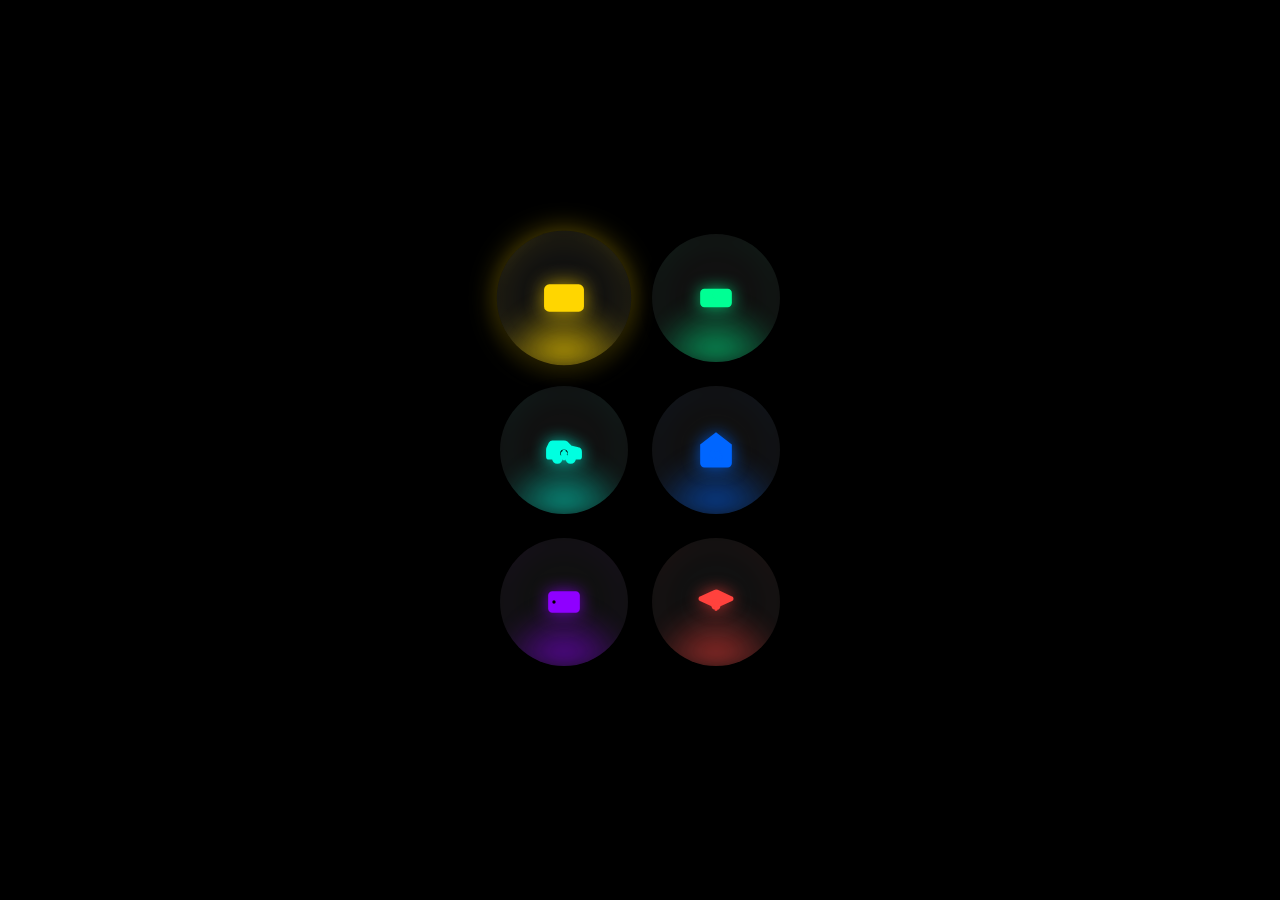
<file: html/actioncard/2/index.html>
<!DOCTYPE html>
<html lang="hu">
<head>
    <meta charset="UTF-8">
    <meta name="viewport" content="width=device-width, initial-scale=1.0">
    <title>Financial Action Cards</title>
    <style>
        /* Alap stílusok és változók */
        :root {
            --action-color: #888; /* Alapértelmezett szín */
        }

        body {
            font-family: sans-serif;
            background-color: #000; /* Teljesen fekete háttér, mint a képen */
            margin: 0;
            display: flex;
            justify-content: center;
            align-items: center;
            min-height: 100vh;
        }

        /* Konténer a rácshoz */
        .action-cards-container {
            display: grid;
            grid-template-columns: repeat(2, 1fr);
            gap: 24px;
            padding: 16px;
            max-width: 400px;
        }

        /* Gomb központosító wrapper */
        .action-card-wrapper {
            display: flex;
            align-items: center;
            justify-content: center;
            flex-direction: column;
        }

        /* Az akciógomb */
        .action-button {
            --action-color: #888; /* Gomb szintű alapértelmezett szín */
            position: relative;
            width: 128px;
            height: 128px;
            border-radius: 50%;
            background-color: #111; /* Kicsit világosabb, mint a háttér */
            border: none;
            cursor: pointer;
            overflow: hidden;
            outline: none;
            transition: transform 0.3s ease, box-shadow 0.3s ease;
            box-shadow: 0 4px 12px rgba(0, 0, 0, 0.3);
            color: var(--action-color);
        }

        /* Hover állapot */
        .action-button.hovered {
            transform: scale(1.05);
            box-shadow: 0 8px 16px rgba(0, 0, 0, 0.4), 0 0 25px hsla(from var(--action-color) h s l / 0.4);
        }

        /* Aktív (lenyomott) állapot */
        .action-button.active {
            transform: scale(0.95);
            box-shadow: 0 2px 8px rgba(0, 0, 0, 0.5), 0 0 20px hsla(from var(--action-color) h s l / 0.6);
        }

        /* Glow effektek alap stílusa */
        .glow {
            position: absolute;
            left: 0;
            right: 0;
            transition: opacity 0.3s ease;
            pointer-events: none;
        }

        /* Alsó glow - ezt állítottam be úgy, hogy hasonlítson a képre */
        .bottom-glow {
            bottom: 0;
            height: 64px;
            background: radial-gradient(circle at center bottom, var(--action-color) 0%, transparent 70%);
            filter: blur(10px);
            opacity: 0.6; /* Erősebb alapértelmezett fény, mint az eredeti */
        }
        .action-button.hovered .bottom-glow {
            opacity: 0.8;
        }
        .action-button.active .bottom-glow {
            opacity: 0.9;
        }

        /* Teljes hover glow */
        .hover-glow {
            top: 0;
            bottom: 0;
            background: radial-gradient(circle at center, transparent 40%, hsla(from var(--action-color) h s l / 0.3) 100%);
            filter: blur(8px);
            opacity: 0.2; /* Alapból már látható fény */
        }
        .action-button.hovered .hover-glow {
            opacity: 0.4;
        }
        .action-button.active .hover-glow {
            opacity: 0.8;
        }

        /* Ikon konténer - nagyobb ikonok, mint az eredetiben */
        .icon-container {
            position: absolute;
            top: 0;
            right: 0;
            bottom: 0;
            left: 0;
            display: flex;
            align-items: center;
            justify-content: center;
            transition: transform 0.3s ease;
            transform: scale(1);
            z-index: 1;
        }

        .icon-container svg {
            width: 40px; /* Nagyobb ikonok, mint az eredetiben */
            height: 40px;
            stroke: currentColor;
            fill: currentColor; /* Fill hozzáadása a teli színekhez */
            filter: drop-shadow(0 0 8px hsla(from var(--action-color) h s l / 0.7));
        }

        .action-button.hovered .icon-container {
            transform: scale(1.2);
        }
        .action-button.active .icon-container {
            transform: scale(0.9);
        }

        /* Aktív lenyomás overlay */
        .active-overlay {
            position: absolute;
            top: 0;
            right: 0;
            bottom: 0;
            left: 0;
            background-color: black;
            opacity: 0;
            transition: opacity 0.1s ease;
            z-index: 2;
            pointer-events: none;
        }

        .action-button.active .active-overlay {
            opacity: 0.2;
        }

        /* Pulzáló effekt */
        .pulse-effect {
            position: absolute;
            top: 0;
            right: 0;
            bottom: 0;
            left: 0;
            border-radius: 50%;
            background: radial-gradient(circle at center, transparent 60%, hsla(from var(--action-color) h s l / 0.2) 100%);
            opacity: 0;
            animation: pulse 2s infinite;
            pointer-events: none;
            z-index: 0;
        }

        .action-button.hovered:not(.active) .pulse-effect {
            opacity: 0.4;
        }

        /* Pulzálás animáció */
        @keyframes pulse {
            0% { opacity: 0.4; }
            50% { opacity: 0.8; }
            100% { opacity: 0.4; }
        }
    </style>
</head>
<body>

<div class="action-cards-container">
    <!-- A kártyákat dinamikusan generáljuk a JavaScript-ben -->
</div>

<script>
// Akciók adatai a képhez igazítva - módosított SVG ikonok, hogy hasonlítsanak a képre
const actions = [
  { 
    icon: `<svg xmlns="http://www.w3.org/2000/svg" width="40" height="40" viewBox="0 0 24 24" fill="currentColor" stroke="none">
      <rect width="18" height="12" x="3" y="6" rx="2" />
      <line x1="3" x2="21" y1="10" y2="10" stroke="currentColor" stroke-width="2" />
    </svg>`, 
    color: '#FFD600', // Sárga kártya
    name: 'Cards',
    description: 'Manage credit cards and payments'
  },
  { 
    icon: `<svg xmlns="http://www.w3.org/2000/svg" width="40" height="40" viewBox="0 0 24 24" fill="currentColor" stroke="none">
      <rect width="18" height="10" x="3" y="7" rx="2" />
      <text x="12" y="14.5" font-family="sans-serif" font-size="8" text-anchor="middle" fill="black">$</text>
    </svg>`, 
    color: '#00FF94', // Zöld bankjegy
    name: 'Cash',
    description: 'Track your cash flow and expenses'
  },
  { 
    icon: `<svg xmlns="http://www.w3.org/2000/svg" width="40" height="40" viewBox="0 0 24 24" fill="none" stroke="currentColor" stroke-width="1.5">
      <path d="M19 17h2c.6 0 1-.4 1-1v-3c0-.9-.7-1.7-1.5-1.9C18.7 10.6 16 10 16 10s-1.3-1.4-2.2-2.3c-.5-.4-1.1-.7-1.8-.7H5c-.6 0-1.1.4-1.4.9l-1.4 2.9A3.7 3.7 0 0 0 2 12v4c0 .6.4 1 1 1h2" fill="currentColor" />
      <circle cx="8" cy="17" r="2.5" fill="currentColor" />
      <circle cx="16" cy="17" r="2.5" fill="currentColor" />
      <circle cx="12" cy="14" r="3" fill="#000" />
      <text x="12" y="16.5" font-family="sans-serif" font-size="5" text-anchor="middle" fill="currentColor">$</text>
    </svg>`, 
    color: '#00FFE0', // Türkiz autó
    name: 'Auto',
    description: 'Vehicle loans and financing'
  },
  { 
    icon: `<svg xmlns="http://www.w3.org/2000/svg" width="40" height="40" viewBox="0 0 24 24" fill="currentColor" stroke="none">
      <path d="m3 9 9-7 9 7v11a2 2 0 0 1-2 2H5a2 2 0 0 1-2-2z" />
      <text x="12" y="18" font-family="sans-serif" font-size="8" text-anchor="middle" fill="black">%</text>
    </svg>`, 
    color: '#0066FF', // Kék ház
    name: 'Home',
    description: 'Mortgage and property loans'
  },
  { 
    icon: `<svg xmlns="http://www.w3.org/2000/svg" width="40" height="40" viewBox="0 0 24 24" fill="currentColor" stroke="none">
      <rect width="18" height="12" x="3" y="6" rx="2" />
      <circle cx="6" cy="12" r="1.5" fill="black" />
    </svg>`, 
    color: '#8F00FF', // Lila pénztárca
    name: 'Wallet',
    description: 'Digital payment solutions'
  },
  { 
    icon: `<svg xmlns="http://www.w3.org/2000/svg" width="40" height="40" viewBox="0 0 24 24" fill="currentColor" stroke="none">
      <path d="M21.42 10.922a1 1 0 0 0-.019-1.838L12.83 5.18a2 2 0 0 0-1.66 0L2.6 9.084a1 1 0 0 0 0 1.838l8.57 3.908a2 2 0 0 0 1.66 0z" />
      <text x="12" y="16" font-family="sans-serif" font-size="8" text-anchor="middle" fill="black">$</text>
    </svg>`, 
    color: '#FF423D', // Piros diploma
    name: 'Learn',
    description: 'Financial education resources'
  }
];

document.addEventListener('DOMContentLoaded', () => {
    const container = document.querySelector('.action-cards-container');
    
    // Létrehozzuk a kártyákat dinamikusan
    actions.forEach((action, index) => {
        // Létrehozzuk a wrapper div-et
        const wrapper = document.createElement('div');
        wrapper.className = 'action-card-wrapper';
        
        // Létrehozzuk a gombot
        const button = document.createElement('button');
        button.className = 'action-button';
        button.style.setProperty('--action-color', action.color);
        
        // Hozzáadjuk a glow effekteket és az ikont
        button.innerHTML = `
            <div class="glow bottom-glow"></div>
            <div class="glow hover-glow"></div>
            <div class="icon-container">
                ${action.icon}
            </div>
            <div class="active-overlay"></div>
            <div class="pulse-effect"></div>
        `;
        
        // Eseménykezelők hozzáadása
        button.addEventListener('mouseenter', () => {
            button.classList.add('hovered');
        });

        button.addEventListener('mouseleave', () => {
            button.classList.remove('hovered');
            button.classList.remove('active');
        });

        button.addEventListener('mousedown', () => {
            button.classList.add('active');
        });

        button.addEventListener('mouseup', () => {
            button.classList.remove('active');
        });

        // Érintés események (mobilhoz)
        button.addEventListener('touchstart', (e) => {
            e.preventDefault();
            button.classList.add('hovered');
            button.classList.add('active');
        }, { passive: false });

        button.addEventListener('touchend', () => {
            setTimeout(() => {
                button.classList.remove('active');
                button.classList.remove('hovered');
            }, 150);
        });

        // Fókusz események (billentyűzet navigációhoz)
        button.addEventListener('focus', () => {
            button.classList.add('hovered');
        });

        button.addEventListener('blur', () => {
            button.classList.remove('hovered');
            button.classList.remove('active');
        });
        
        // Összerakjuk a teljes kártyát
        wrapper.appendChild(button);
        
        // Hozzáadjuk a konténerhez
        container.appendChild(wrapper);
    });

    // Alap állapotban az első gombot kiemeljük a jobb láthatóság érdekében
    const firstButton = document.querySelector('.action-button');
    if (firstButton) {
        firstButton.classList.add('hovered');
    }
});
</script>

</body>
</html>
</file>
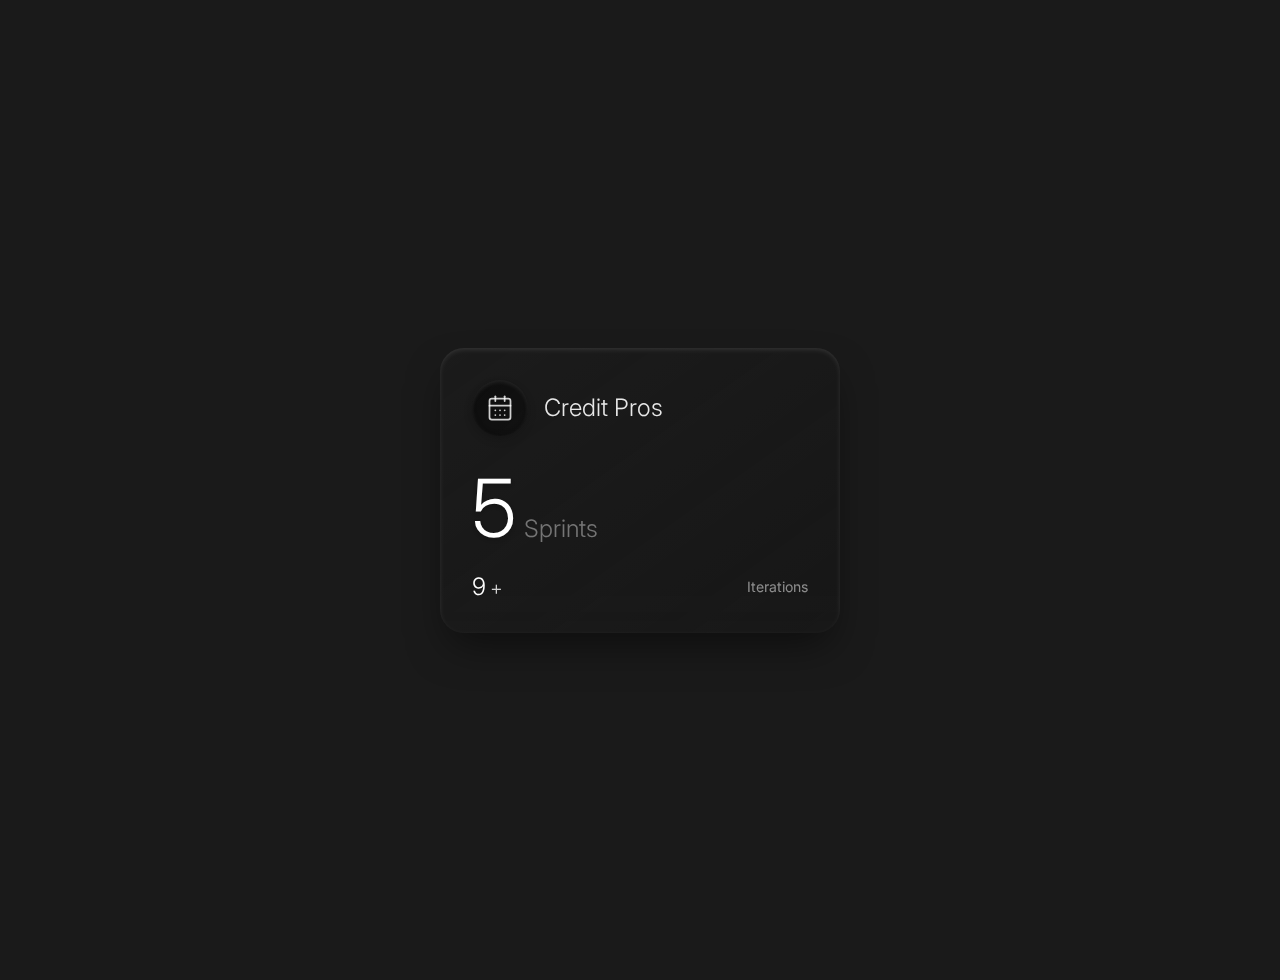
<file: html/creditpros/2/index.html>
<!DOCTYPE html>
<html lang="hu">
<head>
    <meta charset="UTF-8">
    <meta name="viewport" content="width=device-width, initial-scale=1.0">
    <title>Credit Pros Card</title>
    <link rel="stylesheet" href="style.css">
    <link rel="preconnect" href="https://fonts.googleapis.com">
    <link rel="preconnect" href="https://fonts.gstatic.com" crossorigin>
    <link href="https://fonts.googleapis.com/css2?family=Inter:wght@300;400&display=swap" rel="stylesheet">
</head>
<body>

    <div class="card">
        <!-- Átlátszó gradient overlay -->
        <div class="gradient-overlay"></div>

        <div class="card-content">
            <!-- Fejléc: Ikon + Cím -->
            <div class="header-section">
                <div class="icon-container">
                    <!-- CalendarDays ikon (SVG helyettesítő) -->
                    <svg xmlns="http://www.w3.org/2000/svg" width="28" height="28" viewBox="0 0 24 24" fill="none" stroke="currentColor" stroke-width="1.5" stroke-linecap="round" stroke-linejoin="round" class="icon">
                        <rect width="18" height="18" x="3" y="4" rx="2" ry="2"/>
                        <line x1="16" x2="16" y1="2" y2="6"/>
                        <line x1="8" x2="8" y1="2" y2="6"/>
                        <line x1="3" x2="21" y1="10" y2="10"/>
                        <path d="M8 14h.01"/>
                        <path d="M12 14h.01"/>
                        <path d="M16 14h.01"/>
                        <path d="M8 18h.01"/>
                        <path d="M12 18h.01"/>
                        <path d="M16 18h.01"/>
                    </svg>
                </div>
                <div class="title-container">
                    <h2>Credit Pros</h2>
                </div>
            </div>

            <!-- Fő tartalom: Sprints és Iterations -->
            <div class="main-content">
                <!-- Sprints -->
                <div class="sprints-section">
                    <div class="large-number">5</div>
                    <div class="sprints-label">Sprints</div>
                </div>

                <!-- Iterations -->
                <div class="iterations-section">
                    <div class="iterations-inner">
                        <div class="iterations-value">
                            9<span class="plus-sign">+</span>
                        </div>
                        <div class="iterations-label">Iterations</div>
                    </div>
                </div>
            </div>
        </div>
    </div>

</body>
</html>
</file>
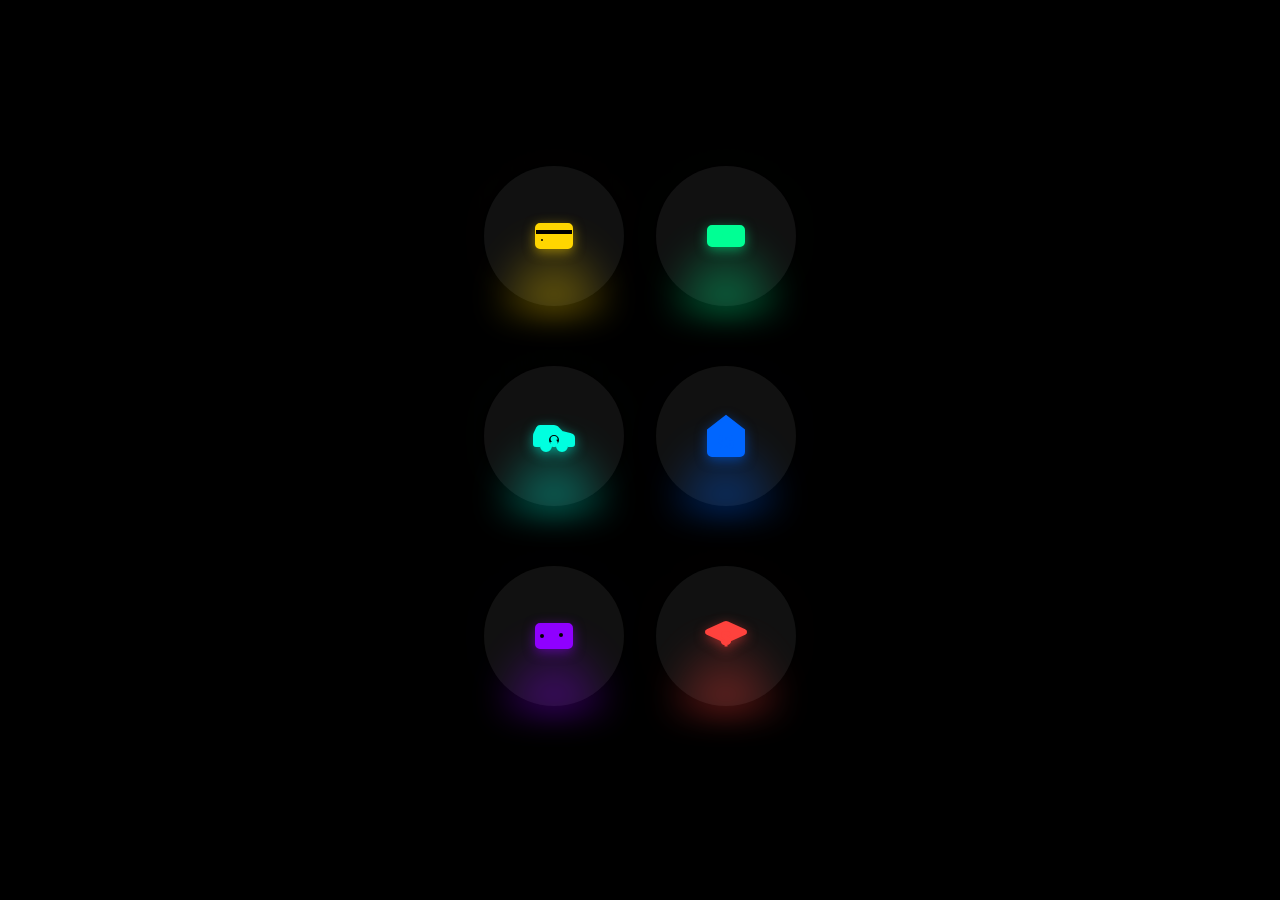
<file: html/actioncard/2/index2.html>
<!DOCTYPE html>
<html lang="hu">
<head>
    <meta charset="UTF-8">
    <meta name="viewport" content="width=device-width, initial-scale=1.0">
    <title>Financial Action Cards - Professional Edition</title>
    <style>
        /* Base styles and variables */
        :root {
            --action-color: #888; /* Default color */
            --bg-color: #000;
            --button-bg: #111;
            --button-bg-hover: #181818;
            --glow-opacity: 0.6;
            --glow-opacity-hover: 0.8;
            --glow-opacity-active: 1.0;
            --icon-scale: 1;
            --icon-scale-hover: 1.15;
            --icon-scale-active: 0.92;
            --transition-bounce: cubic-bezier(0.34, 1.56, 0.64, 1);
            --transition-snap: cubic-bezier(0.22, 0.68, 0, 1.71);
        }

        * {
            box-sizing: border-box;
            margin: 0;
            padding: 0;
        }

        body {
            font-family: -apple-system, BlinkMacSystemFont, 'Segoe UI', Roboto, Oxygen, Ubuntu, Cantarell, 'Open Sans', 'Helvetica Neue', sans-serif;
            background-color: var(--bg-color);
            margin: 0;
            display: flex;
            justify-content: center;
            align-items: center;
            min-height: 100vh;
            overflow-x: hidden;
        }

        /* Container for the grid */
        .action-cards-container {
            display: grid;
            grid-template-columns: repeat(2, 1fr);
            gap: 32px;
            padding: 24px;
            max-width: 460px;
            margin: 0 auto;
        }

        /* Button centering wrapper */
        .action-card-wrapper {
            display: flex;
            align-items: center;
            justify-content: center;
            flex-direction: column;
            position: relative;
        }

        /* Action button styling */
        .action-button {
            --action-color: #888; /* Button-level default color */
            position: relative;
            width: 140px;
            height: 140px;
            border-radius: 50%;
            background-color: var(--button-bg);
            border: none;
            cursor: pointer;
            overflow: visible;
            outline: none;
            transition: 
                transform 0.25s var(--transition-bounce),
                background-color 0.3s ease,
                box-shadow 0.3s ease;
            box-shadow: 
                0 8px 20px rgba(0, 0, 0, 0.5),
                0 2px 5px rgba(0, 0, 0, 0.3);
            color: var(--action-color);
            will-change: transform, box-shadow;
            -webkit-tap-highlight-color: transparent;
        }

        /* Label styling */
        .action-label {
            font-size: 14px;
            font-weight: 500;
            margin-top: 12px;
            color: rgba(255, 255, 255, 0.8);
            text-align: center;
            opacity: 0;
            transform: translateY(-5px);
            transition: opacity 0.3s ease, transform 0.3s var(--transition-bounce);
            pointer-events: none;
        }

        .action-button.hovered + .action-label {
            opacity: 1;
            transform: translateY(0);
        }

        /* Hover state */
        .action-button.hovered {
            transform: scale(1.08);
            background-color: var(--button-bg-hover);
            /* Stronger, colorized outer shadow/glow */
            box-shadow: 
                0 12px 28px rgba(0, 0, 0, 0.4),
                0 0 35px hsla(from var(--action-color) h s l / 0.35),
                0 0 10px hsla(from var(--action-color) h s l / 0.15);
        }

        /* Active (pressed) state */
        .action-button.active {
            transform: scale(0.96);
            box-shadow: 
                0 5px 15px rgba(0, 0, 0, 0.5),
                0 0 40px hsla(from var(--action-color) h s l / 0.6);
            transition-duration: 0.1s;
        }

        /* --- Glow Effects --- */

        /* Base glow (ambient) */
        .glow-base {
            position: absolute;
            inset: -15px;
            border-radius: 50%;
            background: radial-gradient(
                circle at center, 
                transparent 60%, 
                hsla(from var(--action-color) h s l / 0.15) 100%
            );
            filter: blur(15px);
            opacity: 0.5;
            transition: opacity 0.3s ease, transform 0.3s ease;
            pointer-events: none;
            z-index: 0;
        }

        /* Hover glow */
        .glow-hover {
            position: absolute;
            inset: -5px;
            border-radius: 50%;
            background: 
                radial-gradient(
                    circle at center, 
                    hsla(from var(--action-color) h s l / 0.4) 0%, 
                    transparent 70%
                ),
                radial-gradient(
                    circle at center, 
                    hsla(from var(--action-color) h s l / 0.2) 40%, 
                    transparent 90%
                );
            filter: blur(18px);
            opacity: 0;
            transform: scale(0.8);
            transition: 
                opacity 0.3s ease, 
                transform 0.3s var(--transition-bounce);
            pointer-events: none;
            z-index: 0;
        }

        /* Bottom glow */
        .bottom-glow {
            position: absolute;
            bottom: -10px;
            left: 10px;
            right: 10px;
            height: 80px;
            background: radial-gradient(
                ellipse at center bottom, 
                hsla(from var(--action-color) h s l / 0.7) 0%, 
                transparent 80%
            );
            filter: blur(15px);
            opacity: var(--glow-opacity);
            transition: opacity 0.3s ease, transform 0.3s ease;
            pointer-events: none;
            z-index: 0;
            transform-origin: center bottom;
        }

        .action-button.hovered .glow-base {
            opacity: 0.3;
        }
        
        .action-button.hovered .bottom-glow {
            opacity: var(--glow-opacity-hover);
            transform: scaleY(1.1);
        }
        
        .action-button.hovered .glow-hover {
            opacity: var(--glow-opacity-hover);
            transform: scale(1.1);
        }
        
        .action-button.active .glow-hover {
            opacity: var(--glow-opacity-active);
            transform: scale(1.2);
            filter: blur(25px);
            transition-duration: 0.1s;
        }
        
        .action-button.active .bottom-glow {
            opacity: var(--glow-opacity-active);
            transform: scaleY(1.2);
            transition-duration: 0.1s;
        }

        /* Active flash effect */
        .active-flash {
            position: absolute;
            inset: 0;
            border-radius: 50%;
            background: radial-gradient(
                circle at center, 
                white 0%, 
                hsla(from var(--action-color) h s l / 0.7) 30%, 
                transparent 70%
            );
            opacity: 0;
            transform: scale(0.5);
            transition: opacity 0.3s ease-out, transform 0.3s ease-out;
            pointer-events: none;
            z-index: 3;
        }

        .action-button.active .active-flash {
            opacity: 0.7;
            transform: scale(1);
            transition-duration: 0.08s;
        }

        /* Icon container */
        .icon-container {
            position: relative;
            z-index: 2;
            display: flex;
            align-items: center;
            justify-content: center;
            width: 100%;
            height: 100%;
            transition: transform 0.3s var(--transition-bounce);
            will-change: transform;
        }

        .icon-container svg {
            width: 48px;
            height: 48px;
            stroke: currentColor;
            fill: currentColor;
            filter: drop-shadow(0 3px 6px hsla(from var(--action-color) h s l / 0.5));
            transition: filter 0.3s ease, transform 0.2s ease;
        }

        .action-button.hovered .icon-container {
            transform: scale(var(--icon-scale-hover)) rotate(-3deg);
        }
        
        .action-button.hovered .icon-container svg {
            filter: drop-shadow(0 5px 12px hsla(from var(--action-color) h s l / 0.7));
        }

        .action-button.active .icon-container {
            transform: scale(var(--icon-scale-active)) rotate(3deg);
            transition-duration: 0.1s;
        }
        
        .action-button.active .icon-container svg {
            filter: drop-shadow(0 2px 4px hsla(from var(--action-color) h s l / 0.4));
            transition-duration: 0.1s;
        }

        /* Pulse animation */
        @keyframes pulse {
            0% { transform: scale(0.98); opacity: 0.5; }
            50% { transform: scale(1.05); opacity: 0.8; }
            100% { transform: scale(0.98); opacity: 0.5; }
        }

        .pulse-ring {
            position: absolute;
            inset: -5px;
            border: 2px solid hsla(from var(--action-color) h s l / 0.2);
            border-radius: 50%;
            opacity: 0;
            pointer-events: none;
        }

        .action-button.hovered .pulse-ring {
            opacity: 1;
            animation: pulse 2.5s infinite;
        }

        /* Responsive adjustments */
        @media (max-width: 480px) {
            .action-cards-container {
                gap: 24px;
                padding: 20px;
            }
            
            .action-button {
                width: 120px;
                height: 120px;
            }
            
            .icon-container svg {
                width: 40px;
                height: 40px;
            }
            
            .action-label {
                font-size: 12px;
                margin-top: 8px;
            }
        }
    </style>
</head>
<body>

<div class="action-cards-container">
    <!-- Cards will be dynamically generated by JavaScript -->
</div>

<script>
// Action data
const actions = [
  { 
    icon: `<svg xmlns="http://www.w3.org/2000/svg" viewBox="0 0 24 24" fill="currentColor" stroke="none">
      <rect width="18" height="12" x="3" y="6" rx="2" />
      <line x1="3" x2="21" y1="10" y2="10" stroke="black" stroke-width="2" />
      <circle cx="6" cy="14" r="1" fill="black" />
    </svg>`, 
    color: '#FFD600', // Yellow card
    name: 'Cards',
    description: 'Manage credit cards and payments'
  },
  { 
    icon: `<svg xmlns="http://www.w3.org/2000/svg" viewBox="0 0 24 24" fill="currentColor" stroke="none">
      <rect width="18" height="10" x="3" y="7" rx="2" />
      <text x="12" y="14.5" font-family="sans-serif" font-size="8" text-anchor="middle" fill="black">$</text>
    </svg>`, 
    color: '#00FF94', // Green cash
    name: 'Cash',
    description: 'Track your cash flow and expenses'
  },
  { 
    icon: `<svg xmlns="http://www.w3.org/2000/svg" viewBox="0 0 24 24" fill="currentColor" stroke="none">
      <path d="M19 17h2c.6 0 1-.4 1-1v-3c0-.9-.7-1.7-1.5-1.9C18.7 10.6 16 10 16 10s-1.3-1.4-2.2-2.3c-.5-.4-1.1-.7-1.8-.7H5c-.6 0-1.1.4-1.4.9l-1.4 2.9A3.7 3.7 0 0 0 2 12v4c0 .6.4 1 1 1h2" />
      <circle cx="8" cy="17" r="2.5" />
      <circle cx="16" cy="17" r="2.5" />
      <circle cx="12" cy="14" r="3" fill="#000" />
      <text x="12" y="16.5" font-family="sans-serif" font-size="5" text-anchor="middle" fill="currentColor">$</text>
    </svg>`, 
    color: '#00FFE0', // Teal auto
    name: 'Auto',
    description: 'Vehicle loans and financing'
  },
  { 
    icon: `<svg xmlns="http://www.w3.org/2000/svg" viewBox="0 0 24 24" fill="currentColor" stroke="none">
      <path d="m3 9 9-7 9 7v11a2 2 0 0 1-2 2H5a2 2 0 0 1-2-2z" />
      <text x="12" y="18" font-family="sans-serif" font-size="8" text-anchor="middle" fill="black">%</text>
    </svg>`, 
    color: '#0066FF', // Blue house
    name: 'Home',
    description: 'Mortgage and property loans'
  },
  { 
    icon: `<svg xmlns="http://www.w3.org/2000/svg" viewBox="0 0 24 24" fill="currentColor" stroke="none">
      <rect width="18" height="12" x="3" y="6" rx="2" />
      <circle cx="6" cy="12" r="1.5" fill="black" />
      <path d="M14 11.5c0-.83.67-1.5 1.5-1.5s1.5.67 1.5 1.5-.67 1.5-1.5 1.5-1.5-.67-1.5-1.5z" fill="black" />
    </svg>`, 
    color: '#8F00FF', // Purple wallet
    name: 'Wallet',
    description: 'Digital payment solutions'
  },
  { 
    icon: `<svg xmlns="http://www.w3.org/2000/svg" viewBox="0 0 24 24" fill="currentColor" stroke="none">
      <path d="M21.42 10.922a1 1 0 0 0-.019-1.838L12.83 5.18a2 2 0 0 0-1.66 0L2.6 9.084a1 1 0 0 0 0 1.838l8.57 3.908a2 2 0 0 0 1.66 0z" />
      <text x="12" y="16" font-family="sans-serif" font-size="8" text-anchor="middle" fill="black">$</text>
    </svg>`, 
    color: '#FF423D', // Red learn
    name: 'Learn',
    description: 'Financial education resources'
  }
];

document.addEventListener('DOMContentLoaded', () => {
    const container = document.querySelector('.action-cards-container');
    
    // Create cards dynamically
    actions.forEach((action, index) => {
        // Create wrapper div
        const wrapper = document.createElement('div');
        wrapper.className = 'action-card-wrapper';
        
        // Create button
        const button = document.createElement('button');
        button.className = 'action-button';
        button.style.setProperty('--action-color', action.color);
        button.setAttribute('aria-label', action.name);
        button.setAttribute('title', action.description);
        
        // Add glow effects and icon
        button.innerHTML = `
            <div class="glow-base"></div>
            <div class="glow-hover"></div>
            <div class="bottom-glow"></div>
            <div class="pulse-ring"></div>
            <div class="icon-container">
                ${action.icon}
            </div>
            <div class="active-flash"></div>
        `;
        
        // Create label
        const label = document.createElement('div');
        label.className = 'action-label';
        label.textContent = action.name;
        
        // Track interaction states
        let isActive = false;
        let touchStartTime = 0;
        
        // Mouse events
        button.addEventListener('mouseenter', () => {
            if (!isActive) {
                button.classList.add('hovered');
            }
        });

        button.addEventListener('mouseleave', () => {
            button.classList.remove('hovered');
            // Important: Don't remove 'active' here
        });

        button.addEventListener('mousedown', () => {
            isActive = true;
            button.classList.add('active');
            button.classList.remove('hovered');
        });

        button.addEventListener('mouseup', () => {
            if (isActive) {
                isActive = false;
                button.classList.remove('active');
                
                // Restore hover if mouse is still over the button
                if (button.matches(':hover')) {
                    button.classList.add('hovered');
                }
            }
        });

        // Ensure we don't get stuck in active state if mouse is released outside
        document.addEventListener('mouseup', () => {
            if (isActive) {
                isActive = false;
                button.classList.remove('active');
            }
        });

        // Touch events (mobile)
        button.addEventListener('touchstart', (e) => {
            touchStartTime = Date.now();
            isActive = true;
            button.classList.add('active');
            button.classList.remove('hovered');
        }, { passive: true });

        button.addEventListener('touchend', (e) => {
            const touchDuration = Date.now() - touchStartTime;
            
            // Delay removal of active state for visual feedback
            setTimeout(() => {
                if (isActive) {
                    isActive = false;
                    button.classList.remove('active');
                }
            }, Math.min(100, touchDuration)); // Adjust timing based on touch duration
        });

        // Keyboard accessibility
        button.addEventListener('focus', () => {
            if (!isActive) {
                button.classList.add('hovered');
            }
        });

        button.addEventListener('blur', () => {
            button.classList.remove('hovered');
        });

        button.addEventListener('keydown', (e) => {
            if (e.key === 'Enter' || e.key === ' ') {
                e.preventDefault();
                isActive = true;
                button.classList.add('active');
                button.classList.remove('hovered');
            }
        });

        button.addEventListener('keyup', (e) => {
            if (e.key === 'Enter' || e.key === ' ') {
                if (isActive) {
                    isActive = false;
                    button.classList.remove('active');
                    button.classList.add('hovered');
                    
                    // Trigger action (could be a click or custom function)
                    console.log(`${action.name} activated via keyboard`);
                }
            }
        });
        
        // Add animation delay for staggered entrance
        button.style.animationDelay = `${index * 0.1}s`;
        
        // Add elements to the DOM
        wrapper.appendChild(button);
        wrapper.appendChild(label);
        container.appendChild(wrapper);
    });
});
</script>

</body>
</html>
</file>
<file: html/actioncard/style.css>
/* Alap stílusok és változók */
:root {
    --action-color: #888; /* Alapértelmezett szín */
}

body {
    font-family: sans-serif;
    background-color: #111; /* Sötét háttér az érvényesüléshez */
    margin: 0;
    display: flex;
    justify-content: center;
    align-items: center;
    min-height: 100vh;
}

/* Konténer a rácshoz */
.action-cards-container {
    display: grid;
    grid-template-columns: repeat(2, 1fr); /* Tailwind: grid-cols-2 */
    gap: 24px; /* Tailwind: gap-6 */
    padding: 16px; /* Tailwind: p-4 */
    max-width: 400px; /* Opcionális: korlátozza a szélességet */
}

/* Gomb központosító wrapper */
.action-card-wrapper {
    display: flex;
    align-items: center;
    justify-content: center;
    flex-direction: column; /* Ha a leírást is hozzáadod */
}

/* Az akciógomb */
.action-button {
    --action-color: #888; /* Gomb szintű alapértelmezett szín */
    position: relative;
    width: 128px; /* Tailwind: w-32 */
    height: 128px; /* Tailwind: h-32 */
    border-radius: 50%; /* Tailwind: rounded-full */
    background-color: #000; /* Tailwind: bg-black */
    border: none;
    cursor: pointer; /* Tailwind: cursor-pointer */
    overflow: hidden; /* Tailwind: overflow-hidden */
    outline: none; /* Tailwind: outline-none */
    transition: transform 0.3s ease, box-shadow 0.3s ease;
    box-shadow: 0 4px 12px rgba(0, 0, 0, 0.3); /* Alap árnyék */
    color: var(--action-color); /* Ikon színét beállítja */
}

/* Hover állapot */
.action-button.hovered {
    transform: scale(1.05);
    box-shadow: 0 8px 16px rgba(0, 0, 0, 0.4), 0 0 25px hsla(from var(--action-color) h s l / 0.4); /* 40% opacity */
}

/* Aktív (lenyomott) állapot */
.action-button.active {
    transform: scale(0.95);
    box-shadow: 0 2px 8px rgba(0, 0, 0, 0.5), 0 0 20px hsla(from var(--action-color) h s l / 0.6); /* 60% opacity */
}

/* Glow effektek alap stílusa */
.glow {
    position: absolute;
    left: 0;
    right: 0;
    transition: opacity 0.3s ease;
    pointer-events: none; /* Ne zavarja a kattintást */
}

/* Alsó glow */
.bottom-glow {
    bottom: 0;
    height: 64px; /* Tailwind: h-16 */
    background: radial-gradient(circle at center bottom, var(--action-color) 0%, transparent 70%);
    filter: blur(10px);
    opacity: 0.4;
}
.action-button.hovered .bottom-glow {
    opacity: 0.6;
}
.action-button.active .bottom-glow {
    opacity: 0.7;
}

/* Teljes hover glow */
.hover-glow {
    top: 0;
    bottom: 0;
    background: radial-gradient(circle at center, transparent 40%, hsla(from var(--action-color) h s l / 0.3) 100%); /* 30% opacity */
    filter: blur(8px);
    opacity: 0; /* Alapból rejtett */
}
.action-button.hovered .hover-glow {
    opacity: 0.4;
}
.action-button.active .hover-glow {
    opacity: 0.8;
}

/* Ikon konténer */
.icon-container {
    position: absolute;
    top: 0;
    right: 0;
    bottom: 0;
    left: 0;
    display: flex;
    align-items: center;
    justify-content: center;
    transition: transform 0.3s ease;
    transform: scale(1); /* Alap méret */
    z-index: 1; /* Glow fölött legyen */
}

.icon-container svg {
    width: 24px; /* Tailwind: w-6 */
    height: 24px; /* Tailwind: h-6 */
    stroke: currentColor; /* Használja a gomb 'color' értékét */
    filter: drop-shadow(0 0 8px hsla(from var(--action-color) h s l / 0.7)); /* 70% opacity */
}

.action-button.hovered .icon-container {
    transform: scale(1.2);
}
.action-button.active .icon-container {
    transform: scale(0.9);
}

/* Aktív lenyomás overlay */
.active-overlay {
    position: absolute;
    top: 0;
    right: 0;
    bottom: 0;
    left: 0;
    background-color: black;
    opacity: 0; /* Alapból rejtett */
    transition: opacity 0.1s ease; /* Gyorsabb átmenet */
    z-index: 2; /* Legyen felül */
    pointer-events: none;
}

.action-button.active .active-overlay {
    opacity: 0.2; /* Tailwind: opacity-20 */
}

/* Pulzáló effekt */
.pulse-effect {
    position: absolute;
    top: 0;
    right: 0;
    bottom: 0;
    left: 0;
    border-radius: 50%;
    background: radial-gradient(circle at center, transparent 60%, hsla(from var(--action-color) h s l / 0.2) 100%); /* 20% opacity */
    opacity: 0;
    animation: pulse 2s infinite;
    pointer-events: none;
    z-index: 0; /* Legyen leghátul */
}

.action-button.hovered:not(.active) .pulse-effect {
    opacity: 0.4; /* Kezdő opacity az animációhoz */
}

/* Pulzálás animáció */
@keyframes pulse {
    0% { opacity: 0.4; }
    50% { opacity: 0.8; }
    100% { opacity: 0.4; }
}

/* Opcionális: Leírás stílusai (ha visszakapcsolod a HTML-ben) */
/*
.action-description {
    color: #ccc;
    text-align: center;
    margin-top: 8px;
    max-width: 128px;
}
.action-description h3 {
    font-size: 1rem;
    margin: 0 0 4px 0;
    font-weight: bold;
}
.action-description p {
    font-size: 0.8rem;
    margin: 0;
    color: #999;
}
*/
</file>
<file: html/creditpros/style.css>
/* Alap stílusok a jobb megjelenítéshez */
body {
    display: flex;
    justify-content: center;
    align-items: center;
    min-height: 100vh;
    background-color: #1a1a1a; /* Sötét háttér a kontraszthoz */
    font-family: 'Inter', sans-serif; /* Tailwind alapértelmezett betűtípusához hasonló */
    padding: 2rem;
}

/* A kártya konténer */
.card {
    position: relative; /* Az abszolút pozicionált overlay miatt */
    background: linear-gradient(to bottom right, rgba(0, 0, 0, 0.3), rgba(0, 0, 0, 0.1)); /* bg-gradient-to-br from-black/30 to-black/10 */
    backdrop-filter: blur(16px); /* backdrop-blur-xl (érték böngészőfüggő lehet) */
    border: 0; /* border-0 */
    border-radius: 1.5rem; /* rounded-3xl */
    overflow: hidden; /* overflow-hidden */
    transition: transform 300ms ease-in-out; /* transition-transform duration-300 */
    box-shadow: inset 0 2px 4px rgba(255, 255, 255, 0.1),
                0 20px 40px -10px rgba(0, 0, 0, 0.5); /* Inline stílus */
    max-width: 400px; /* Adjunk neki egy maximális szélességet */
    width: 100%;
}

/* Hover effektus */
.card:hover {
    transform: scale(1.02); /* hover:scale-[1.02] */
}

/* Átlátszó gradient overlay */
.gradient-overlay {
    position: absolute; /* absolute */
    inset: 0; /* inset-0 */
    background: linear-gradient(to bottom right, rgba(255, 255, 255, 0.04), transparent); /* bg-gradient-to-br from-white/[0.04] to-transparent */
    z-index: 1; /* Hogy a tartalom fölött legyen az alap háttérnek, de a tartalom alatt */
}

/* Kártya tartalma */
.card-content {
    position: relative; /* Hogy a gradient-overlay felett legyen */
    padding: 2rem; /* p-8 */
    z-index: 2;
}

/* Fejléc szekció (ikon + cím) */
.header-section {
    display: flex; /* flex */
    align-items: center; /* items-center */
    gap: 1rem; /* gap-4 */
    margin-bottom: 2rem; /* mb-8 */
}

/* Ikon konténer */
.icon-container {
    width: 3.5rem; /* w-14 */
    height: 3.5rem; /* h-14 */
    border-radius: 9999px; /* rounded-full */
    background: linear-gradient(to bottom right, rgba(0, 0, 0, 0.5), rgba(0, 0, 0, 0.3)); /* bg-gradient-to-br from-black/50 to-black/30 */
    display: flex; /* flex */
    align-items: center; /* items-center */
    justify-content: center; /* justify-center */
    box-shadow: inset 0 2px 4px rgba(255, 255, 255, 0.1),
               inset 0 -2px 4px rgba(0, 0, 0, 0.2),
               0 4px 8px rgba(0, 0, 0, 0.2); /* Inline stílus */
}

/* Ikon stílus */
.icon {
    width: 1.75rem; /* w-7 */
    height: 1.75rem; /* h-7 */
    color: rgba(255, 255, 255, 0.8); /* text-white/80 */
    stroke-width: 1.5; /* Kicsit vékonyabb vonal, mint az alapértelmezett 2 */
}

/* Cím konténer */
.title-container h2 {
    font-size: 1.5rem; /* text-2xl */
    font-weight: 300; /* font-light */
    color: rgba(255, 255, 255, 0.9); /* text-white/90 */
    margin: 0; /* Alapértelmezett margó eltávolítása */
}

/* Fő tartalom elrendezése */
.main-content {
    display: flex; /* flex */
    flex-direction: column; /* flex-col */
}

/* Sprints szekció */
.sprints-section {
    display: flex; /* flex */
    align-items: baseline; /* items-baseline */
    gap: 0.5rem; /* gap-2 */
}

/* Nagy szám (5) */
.large-number {
    font-size: 5rem; /* text-[5rem] */
    font-weight: 300; /* font-light */
    color: white; /* text-white */
    line-height: 1; /* leading-none */
    text-shadow: 0 2px 4px rgba(0,0,0,0.2); /* Inline stílus */
}

/* Sprints címke */
.sprints-label {
    font-size: 1.5rem; /* text-2xl */
    color: rgba(255, 255, 255, 0.4); /* text-white/40 */
    font-weight: 300; /* font-light */
    /* margin-top: 1rem; /* mt-4 - baseline igazítás miatt nem biztos, hogy kell */
    padding-bottom: 0.5rem; /* Kis igazítás a baseline miatt */
}

/* Iterations szekció */
.iterations-section {
    margin-top: 1.5rem; /* mt-6 */
}

/* Iterations belső elrendezése */
.iterations-inner {
    display: flex; /* flex */
    justify-content: space-between; /* justify-between */
    align-items: center; /* items-center */
}

/* Iterations érték (9+) */
.iterations-value {
    font-size: 1.5rem; /* text-2xl */
    font-weight: 300; /* font-light */
    color: white; /* text-white */
}

/* Plusz jel */
.plus-sign {
    font-size: 1.25rem; /* text-xl */
    margin-left: 0.25rem; /* ml-1 */
    color: rgba(255, 255, 255, 0.8); /* text-white/80 */
    vertical-align: baseline; /* Igazítás a számhoz */
}

/* Iterations címke */
.iterations-label {
    font-size: 0.875rem; /* text-sm */
    color: rgba(255, 255, 255, 0.5); /* text-white/50 */
}
</file>
<file: html/creditpros/2/style.css>
/* Alap stílusok a jobb megjelenítéshez */
body {
    display: flex;
    justify-content: center;
    align-items: center;
    min-height: 100vh;
    background-color: #1a1a1a; /* Sötét háttér a kontraszthoz */
    font-family: 'Inter', sans-serif; /* Tailwind alapértelmezett betűtípusához hasonló */
    padding: 2rem;
}

/* A kártya konténer */
.card {
    position: relative; /* Az abszolút pozicionált overlay miatt */
    background: linear-gradient(to bottom right, rgba(0, 0, 0, 0.3), rgba(0, 0, 0, 0.1)); /* bg-gradient-to-br from-black/30 to-black/10 */
    backdrop-filter: blur(16px); /* backdrop-blur-xl */
    border: 0; /* border-0 */
    border-radius: 1.5rem; /* rounded-3xl */
    overflow: hidden; /* overflow-hidden */
    transition: transform 300ms ease-in-out; /* transition-transform duration-300 */
    box-shadow: inset 0 2px 4px rgba(255, 255, 255, 0.1),
                0 20px 40px -10px rgba(0, 0, 0, 0.5);
    max-width: 400px; /* Adjunk neki egy maximális szélességet */
    width: 100%;
}

/* Hover effektus */
.card:hover {
    transform: scale(1.02); /* hover:scale-[1.02] */
}

/* Átlátszó gradient overlay */
.gradient-overlay {
    position: absolute; /* absolute */
    inset: 0; /* inset-0 */
    background: linear-gradient(to bottom right, rgba(255, 255, 255, 0.04), transparent); /* bg-gradient-to-br from-white/[0.04] to-transparent */
    z-index: 1;
}

/* Kártya tartalma */
.card-content {
    position: relative;
    padding: 2rem; /* p-8 */
    z-index: 2;
}

/* Fejléc szekció (ikon + cím) */
.header-section {
    display: flex; /* flex */
    align-items: center; /* items-center */
    gap: 1rem; /* gap-4 */
    margin-bottom: 2rem; /* mb-8 */
}

/* Ikon konténer */
.icon-container {
    width: 3.5rem; /* w-14 */
    height: 3.5rem; /* h-14 */
    border-radius: 9999px; /* rounded-full */
    background: linear-gradient(to bottom right, rgba(0, 0, 0, 0.5), rgba(0, 0, 0, 0.3)); /* bg-gradient-to-br from-black/50 to-black/30 */
    display: flex; /* flex */
    align-items: center; /* items-center */
    justify-content: center; /* justify-center */
    box-shadow: inset 0 2px 4px rgba(255, 255, 255, 0.1),
               inset 0 -2px 4px rgba(0, 0, 0, 0.2),
               0 4px 8px rgba(0, 0, 0, 0.2);
}

/* Ikon stílus */
.icon {
    width: 1.75rem; /* w-7 */
    height: 1.75rem; /* h-7 */
    color: rgba(255, 255, 255, 0.8); /* text-white/80 */
}

/* Cím konténer */
.title-container h2 {
    font-size: 1.5rem; /* text-2xl */
    font-weight: 300; /* font-light */
    color: rgba(255, 255, 255, 0.9); /* text-white/90 */
    margin: 0;
}

/* Fő tartalom elrendezése */
.main-content {
    display: flex; /* flex */
    flex-direction: column; /* flex-col */
}

/* Sprints szekció */
.sprints-section {
    display: flex; /* flex */
    align-items: baseline; /* items-baseline */
    gap: 0.5rem; /* gap-2 */
}

/* Nagy szám (5) */
.large-number {
    font-size: 5rem; /* text-[5rem] */
    font-weight: 300; /* font-light */
    color: white; /* text-white */
    line-height: 1; /* leading-none */
    text-shadow: 0 2px 4px rgba(0,0,0,0.2);
}

/* Sprints címke */
.sprints-label {
    font-size: 1.5rem; /* text-2xl */
    color: rgba(255, 255, 255, 0.4); /* text-white/40 */
    font-weight: 300; /* font-light */
    margin-top: 1rem; /* mt-4 */
}

/* Iterations szekció */
.iterations-section {
    margin-top: 1.5rem; /* mt-6 */
}

/* Iterations belső elrendezése */
.iterations-inner {
    display: flex; /* flex */
    justify-content: space-between; /* justify-between */
    align-items: center; /* items-center */
}

/* Iterations érték (9+) */
.iterations-value {
    font-size: 1.5rem; /* text-2xl */
    font-weight: 300; /* font-light */
    color: white; /* text-white */
}

/* Plusz jel */
.plus-sign {
    font-size: 1.25rem; /* text-xl */
    margin-left: 0.25rem; /* ml-1 */
    color: rgba(255, 255, 255, 0.8); /* text-white/80 */
    vertical-align: baseline;
}

/* Iterations címke */
.iterations-label {
    font-size: 0.875rem; /* text-sm */
    color: rgba(255, 255, 255, 0.5); /* text-white/50 */
}
</file>
<file: html/paymanttracker/style.css>
/* Basic Reset & Body Style */
body {
    display: flex;
    justify-content: center;
    align-items: center;
    min-height: 100vh;
    background-color: #222; /* Dark background for contrast */
    font-family: 'Inter', sans-serif;
    padding: 20px;
}

/* Card Styles */
.payment-tracker-card {
    position: relative;
    background-image: linear-gradient(to bottom right, rgba(0, 0, 0, 0.3), rgba(0, 0, 0, 0.1));
    backdrop-filter: blur(24px); /* Corresponds to backdrop-blur-xl */
    border: 0;
    border-radius: 1.5rem; /* Corresponds to rounded-3xl */
    overflow: hidden;
    transition: transform 0.3s ease-in-out; /* duration-300 */
    box-shadow: inset 0 2px 4px rgba(255, 255, 255, 0.1),
                0 20px 40px -10px rgba(0, 0, 0, 0.5);
    max-width: 350px; /* Optional: constrain width */
    color: white;
}

.payment-tracker-card:hover {
    transform: scale(1.02); /* hover:scale-[1.02] */
}

/* Subtle Overlay */
.card-overlay {
    position: absolute;
    top: 0;
    left: 0;
    right: 0;
    bottom: 0;
    background-image: linear-gradient(to bottom right, rgba(255, 255, 255, 0.04), transparent);
    z-index: 1; /* Ensure it's above the main background but below content */
}

/* Card Content Area */
.card-content {
    position: relative; /* To ensure content is above the overlay */
    padding: 2rem; /* p-8 */
    z-index: 2;
}

/* Header Section */
.header {
    display: flex;
    align-items: center;
    gap: 1rem; /* gap-4 */
    margin-bottom: 2rem; /* mb-8 */
}

/* Icon Wrapper */
.icon-wrapper {
    width: 3.5rem; /* w-14 */
    height: 3.5rem; /* h-14 */
    border-radius: 9999px; /* rounded-full */
    background-image: linear-gradient(to bottom right, rgba(0, 0, 0, 0.5), rgba(0, 0, 0, 0.3));
    display: flex;
    align-items: center;
    justify-content: center;
    flex-shrink: 0; /* Prevent shrinking */
    box-shadow: inset 0 2px 4px rgba(255, 255, 255, 0.1),
                inset 0 -2px 4px rgba(0, 0, 0, 0.2),
                0 4px 8px rgba(0, 0, 0, 0.2);
}

/* Icon SVG */
.icon {
    width: 1.75rem;  /* w-7 */
    height: 1.75rem; /* h-7 */
    color: rgba(255, 255, 255, 0.8); /* text-white/80 */
    stroke: currentColor; /* Make SVG use the color property */
}

/* Header Text */
.header-text h2 {
    font-size: 1.5rem; /* text-2xl */
    font-weight: 300; /* font-light */
    color: rgba(255, 255, 255, 0.9); /* text-white/90 */
    margin: 0;
}

.header-text p {
    font-size: 0.875rem; /* text-sm */
    color: rgba(255, 255, 255, 0.5); /* text-white/50 */
    margin: 0;
}

/* Stats Section */
.stats {
    display: flex;
    flex-direction: column;
}

/* Numbers Container */
.stats-numbers {
    display: flex;
    align-items: baseline;
    gap: 0.5rem; /* gap-2 */
}

/* Large Number */
.large-number {
    font-size: 4rem; /* text-[4rem] */
    font-weight: 300; /* font-light */
    color: white;
    line-height: 1; /* leading-none */
    text-shadow: 0 2px 4px rgba(0, 0, 0, 0.2);
}

/* Total Number */
.total-number {
    font-size: 1.25rem; /* text-xl */
    font-weight: 300; /* font-light */
    color: rgba(255, 255, 255, 0.4); /* text-white/40 */
}

/* Footer / Dots Section */
.footer {
    display: flex;
    justify-content: space-between;
    align-items: center;
    margin-top: 2rem; /* mt-8 */
}

.footer-text {
    font-size: 0.875rem; /* text-sm */
    color: rgba(255, 255, 255, 0.5); /* text-white/50 */
}

/* Dots Container */
.dots-container {
    display: flex;
    gap: 0.5rem; /* gap-2 */
}

/* Individual Dot Base Style */
.dot {
    width: 0.5rem; /* w-2 */
    height: 0.5rem; /* h-2 */
    border-radius: 9999px; /* rounded-full */
    transition: transform 0.3s ease-in-out; /* duration-300 */
}

.dot:hover {
    transform: scale(1.5); /* hover:scale-150 */
}

/* Active Dot Style */
.dot-active {
    background-color: #00FF94;
    box-shadow: 0 0 10px rgba(0, 255, 148, 0.5),
                inset 0 1px 1px rgba(255, 255, 255, 0.2);
}

/* Inactive Dot Style */
.dot-inactive {
    background-color: rgba(255, 255, 255, 0.1); /* bg-white/10 */
}
</file>
<file: html/PerformanceMetrics/style.css>
/* Basic Reset & Body Style */
*, *::before, *::after {
    box-sizing: border-box;
    margin: 0;
    padding: 0;
}

body {
    display: flex;
    justify-content: center;
    align-items: center;
    min-height: 100vh;
    background-color: #000;
    padding: 20px;
    font-family: sans-serif;
}

/* Main Container Styles */
.performance-metrics {
    background-color: #000;
    padding: 2rem;
    width: 100%;
    max-width: 900px;
}

/* Grid Container Styles */
.grid-container {
    display: grid;
    grid-template-columns: repeat(3, 1fr);
    gap: 2rem;
}

/* Individual Color Item Styles */
.color-item {
    display: flex;
    flex-direction: column;
    align-items: center;
    position: relative;
}

/* Circle Container Styles */
.circle-container {
    display: flex;
    flex-direction: column;
    align-items: center;
    position: relative;
    margin-bottom: 1rem;
}

/* Color Button Styles */
.color-button {
    position: relative;
    width: 12rem;
    height: 12rem;
    border-radius: 50%;
    background-color: transparent;
    border: none;
    cursor: pointer;
    overflow: hidden;
    outline: none;
    transition: transform 0.3s, box-shadow 0.3s;
}

/* Default state styles */
.color-button {
    transform: scale(1);
    box-shadow: 0 4px 12px rgba(0, 0, 0, 0.3);
}

/* Hover state styles */
.color-button:hover {
    transform: scale(1.05);
    box-shadow: 0 8px 16px rgba(0, 0, 0, 0.4);
}

/* Active state styles */
.color-button:active {
    transform: scale(0.95);
    box-shadow: 0 2px 8px rgba(0, 0, 0, 0.5);
}

/* Bottom glow effect */
.glow-effect.bottom-glow {
    position: absolute;
    bottom: 0;
    left: 0;
    right: 0;
    height: 60%;
    opacity: 0.4;
    transition: opacity 0.3s;
}

/* Hover glow effect */
.hover-glow {
    position: absolute;
    inset: 0;
    opacity: 0;
    transition: opacity 0.3s;
}

.color-button:hover .hover-glow {
    opacity: 0.4;
}

.color-button:active .hover-glow {
    opacity: 0.8;
}

/* Pulse animation */
.pulse-animation {
    position: absolute;
    inset: 0;
    border-radius: 50%;
    opacity: 0;
    transition: opacity 0.3s;
}

.color-button:hover .pulse-animation {
    opacity: 0.4;
    animation: pulse 2s infinite;
}

/* Press effect */
.press-effect {
    position: absolute;
    inset: 0;
    background-color: #000;
    opacity: 0;
    transition: opacity 0.3s;
}

.color-button:active .press-effect {
    opacity: 0.2;
}

/* Solid Circle Styles */
.solid-circle {
    position: absolute;
    top: 50%;
    left: 50%;
    transform: translate(-50%, -50%);
    width: 4rem;
    height: 4rem;
    border-radius: 50%;
    transition: transform 0.3s;
}

.color-button:hover .solid-circle {
    transform: translate(-50%, -50%) scale(1.2);
}

.color-button:active .solid-circle {
    transform: translate(-50%, -50%) scale(0.9);
}

/* Color Label Styles */
.color-label {
    font-size: 1.25rem;
    color: white;
    font-family: 'Roboto Mono', monospace;
    margin-top: 1rem;
    white-space: nowrap;
}

/* Set color for each button based on data-color */
.color-button[data-color="#FFD600"] .solid-circle { background-color: #FFD600; }
.color-button[data-color="#FFD600"] .glow-effect.bottom-glow { background: radial-gradient(circle at center bottom, #FFD600 0%, transparent 70%); }
.color-button[data-color="#FFD600"] .hover-glow { background: radial-gradient(circle at center, transparent 40%, #FFD600 100%); filter: blur(8px); }
.color-button[data-color="#FFD600"] .pulse-animation { background: radial-gradient(circle, transparent 60%, #FFD600 100%); }

.color-button[data-color="#FF423D"] .solid-circle { background-color: #FF423D; }
.color-button[data-color="#FF423D"] .glow-effect.bottom-glow { background: radial-gradient(circle at center bottom, #FF423D 0%, transparent 70%); }
.color-button[data-color="#FF423D"] .hover-glow { background: radial-gradient(circle at center, transparent 40%, #FF423D 100%); filter: blur(8px); }
.color-button[data-color="#FF423D"] .pulse-animation { background: radial-gradient(circle, transparent 60%, #FF423D 100%); }

.color-button[data-color="#8F00FF"] .solid-circle { background-color: #8F00FF; }
.color-button[data-color="#8F00FF"] .glow-effect.bottom-glow { background: radial-gradient(circle at center bottom, #8F00FF 0%, transparent 70%); }
.color-button[data-color="#8F00FF"] .hover-glow { background: radial-gradient(circle at center, transparent 40%, #8F00FF 100%); filter: blur(8px); }
.color-button[data-color="#8F00FF"] .pulse-animation { background: radial-gradient(circle, transparent 60%, #8F00FF 100%); }

.color-button[data-color="#0066FF"] .solid-circle { background-color: #0066FF; }
.color-button[data-color="#0066FF"] .glow-effect.bottom-glow { background: radial-gradient(circle at center bottom, #0066FF 0%, transparent 70%); }
.color-button[data-color="#0066FF"] .hover-glow { background: radial-gradient(circle at center, transparent 40%, #0066FF 100%); filter: blur(8px); }
.color-button[data-color="#0066FF"] .pulse-animation { background: radial-gradient(circle, transparent 60%, #0066FF 100%); }

.color-button[data-color="#00FFE0"] .solid-circle { background-color: #00FFE0; }
.color-button[data-color="#00FFE0"] .glow-effect.bottom-glow { background: radial-gradient(circle at center bottom, #00FFE0 0%, transparent 70%); }
.color-button[data-color="#00FFE0"] .hover-glow { background: radial-gradient(circle at center, transparent 40%, #00FFE0 100%); filter: blur(8px); }
.color-button[data-color="#00FFE0"] .pulse-animation { background: radial-gradient(circle, transparent 60%, #00FFE0 100%); }

.color-button[data-color="#FFFFFF"] .solid-circle { background-color: #FFFFFF; }
.color-button[data-color="#FFFFFF"] .glow-effect.bottom-glow { background: radial-gradient(circle at center bottom, #FFFFFF 0%, transparent 70%); }
.color-button[data-color="#FFFFFF"] .hover-glow { background: radial-gradient(circle at center, transparent 40%, #FFFFFF 100%); filter: blur(8px); }
.color-button[data-color="#FFFFFF"] .pulse-animation { background: radial-gradient(circle, transparent 60%, #FFFFFF 100%); }

@keyframes pulse {
    0% { opacity: 0.4; }
    50% { opacity: 0.8; }
    100% { opacity: 0.4; }
}

/* Media Queries for Responsiveness */
@media (max-width: 768px) {
    .grid-container {
        grid-template-columns: repeat(2, 1fr);
    }
    
    .color-button {
        width: 9rem;
        height: 9rem;
    }
    
    .solid-circle {
        width: 3rem;
        height: 3rem;
    }
}

@media (max-width: 480px) {
    .grid-container {
        grid-template-columns: 1fr;
    }
}
</file>
<file: html/timeline/style.css>
/* Basic Reset & Body Style */
*, *::before, *::after {
    box-sizing: border-box;
    margin: 0;
    padding: 0;
}

body {
    display: flex;
    justify-content: center;
    align-items: center;
    min-height: 100vh;
    background-color: #000; /* Black background */
    padding: 20px;
    font-family: 'Inter', sans-serif;
    color: #cbd5e1;
}

/* Card Styles */
.card.timeline-card {
    background-image: linear-gradient(to bottom right, #0f172a, #1e3a8a); /* Darker gradient from React code */
    border: 0;
    overflow: hidden;
    border-radius: 2rem; /* More rounded corners */
    width: 100%;
    max-width: 800px;
    box-shadow: 0 25px 50px -12px rgba(0, 0, 0, 0.7); /* Stronger shadow */
}

/* Card Header */
.card-header {
    border-bottom: 1px solid rgba(51, 65, 85, 0.3);
    display: flex;
    justify-content: space-between;
    align-items: center;
    padding-bottom: 0.5rem;
    padding-left: 2rem;
    padding-right: 2rem;
    padding-top: 1.5rem;
}

.timeline-title {
    font-size: 2.5rem; /* Larger font size */
    font-weight: 400;
    color: white;
}

.header-tabs {
    display: flex;
    gap: 3rem;
    font-size: 1.125rem;
}

.header-tab {
    background: none;
    border: none;
    padding: 0;
    padding-bottom: 0.5rem;
    cursor: pointer;
    transition: color 0.15s ease-in-out, border-color 0.15s ease-in-out;
    font-size: inherit;
}

.header-tab.active {
    border-bottom: 2px solid #475569;
    color: #94a3b8;
}

.header-tab:not(.active) {
    border-bottom: 0;
    color: #475569;
}

/* Card Content */
.card-content {
    padding: 2rem;
}

/* Tabs Simulation */
.tabs-container {
    width: 100%;
}

.tabs-header {
    display: flex;
    align-items: flex-start;
    justify-content: space-between;
    margin-bottom: 2rem;
}

.tabs-list {
    background-color: transparent;
    padding: 0;
    height: auto;
    display: flex;
}

.tab-trigger {
    background: none;
    border: none;
    font-size: 3rem;
    font-weight: 400;
    padding: 0 0.25rem;
    height: auto;
    cursor: pointer;
    color: #475569;
    line-height: 1;
}

.tab-trigger:not(:first-child) {
    margin-left: 1rem;
}

.tab-trigger.active {
    color: white;
}

.first-payment-info {
    display: flex;
    flex-direction: column;
    align-items: flex-end;
    font-size: 1.125rem;
    line-height: 1.4;
}

.first-payment-info span:first-child {
    color: #94a3b8;
}

.first-payment-info span:last-child {
    color: white;
}

/* Tab Content Styling */
.tab-content {
    display: none;
    margin: 0;
}

.tab-content.active {
    display: block;
}

/* Month Grid */
.month-grid {
    display: grid;
    grid-template-columns: repeat(6, 1fr);
    gap: 1rem;
}

.month-grid.second-row {
    margin-top: 2rem;
}

.month-item {
    display: flex;
    flex-direction: column;
    align-items: center;
}

.month-name {
    font-size: 1.125rem;
    color: #94a3b8;
    margin-bottom: 0.75rem;
}

.status-box {
    width: 5rem;
    height: 5rem;
    border-radius: 1rem; /* More rounded corners */
    display: flex;
    align-items: center;
    justify-content: center;
    position: relative;
    background-color: rgba(30, 41, 59, 0.7); /* Semi-transparent background */
}

/* Status Box Variations */
.status-box.paid {
    border: 1px solid #22c55e; /* Green border */
}

.status-box.unpaid {
    border: 1px solid #ef4444; /* Red border */
}

.status-box.pending {
    background-color: rgba(51, 65, 85, 0.5); /* Darker background */
    border: 0;
}

/* Status Icons/Dot */
.status-indicator {
    width: 2.5rem;
    height: 2.5rem;
    border-radius: 50%;
    display: flex;
    align-items: center;
    justify-content: center;
}

.status-indicator.paid {
    background-color: #10b981; /* Bright green background */
}

.status-indicator.unpaid {
    background-color: #ef4444; /* Bright red background */
}

.status-indicator.pending {
    width: 1rem;
    height: 1rem;
    background-color: #475569;
    border-radius: 50%;
}

.status-icon {
    width: 1.5rem;
    height: 1.5rem;
    color: white; /* White icon */
}

/* Action Buttons */
.action-buttons {
    display: flex;
    gap: 1rem;
    margin-top: 4rem;
}

.action-button {
    flex: 1;
    padding: 1rem 1.5rem;
    border-radius: 9999px;
    border: none;
    font-size: 1.125rem;
    display: flex;
    align-items: center;
    justify-content: center;
    gap: 0.5rem;
    cursor: pointer;
    transition: background-color 0.15s ease-in-out;
    font-weight: 500;
}

.action-button.primary {
    background-color: white;
    color: black;
}
.action-button.primary:hover {
    background-color: #f1f5f9;
}

.action-button.secondary {
    background-color: rgba(51, 65, 85, 0.5);
    color: white;
}
.action-button.secondary:hover {
    background-color: rgba(71, 85, 105, 0.5);
}

.button-icon {
    width: 1.25rem;
    height: 1.25rem;
    flex-shrink: 0;
    stroke: currentColor;
}
</file>
